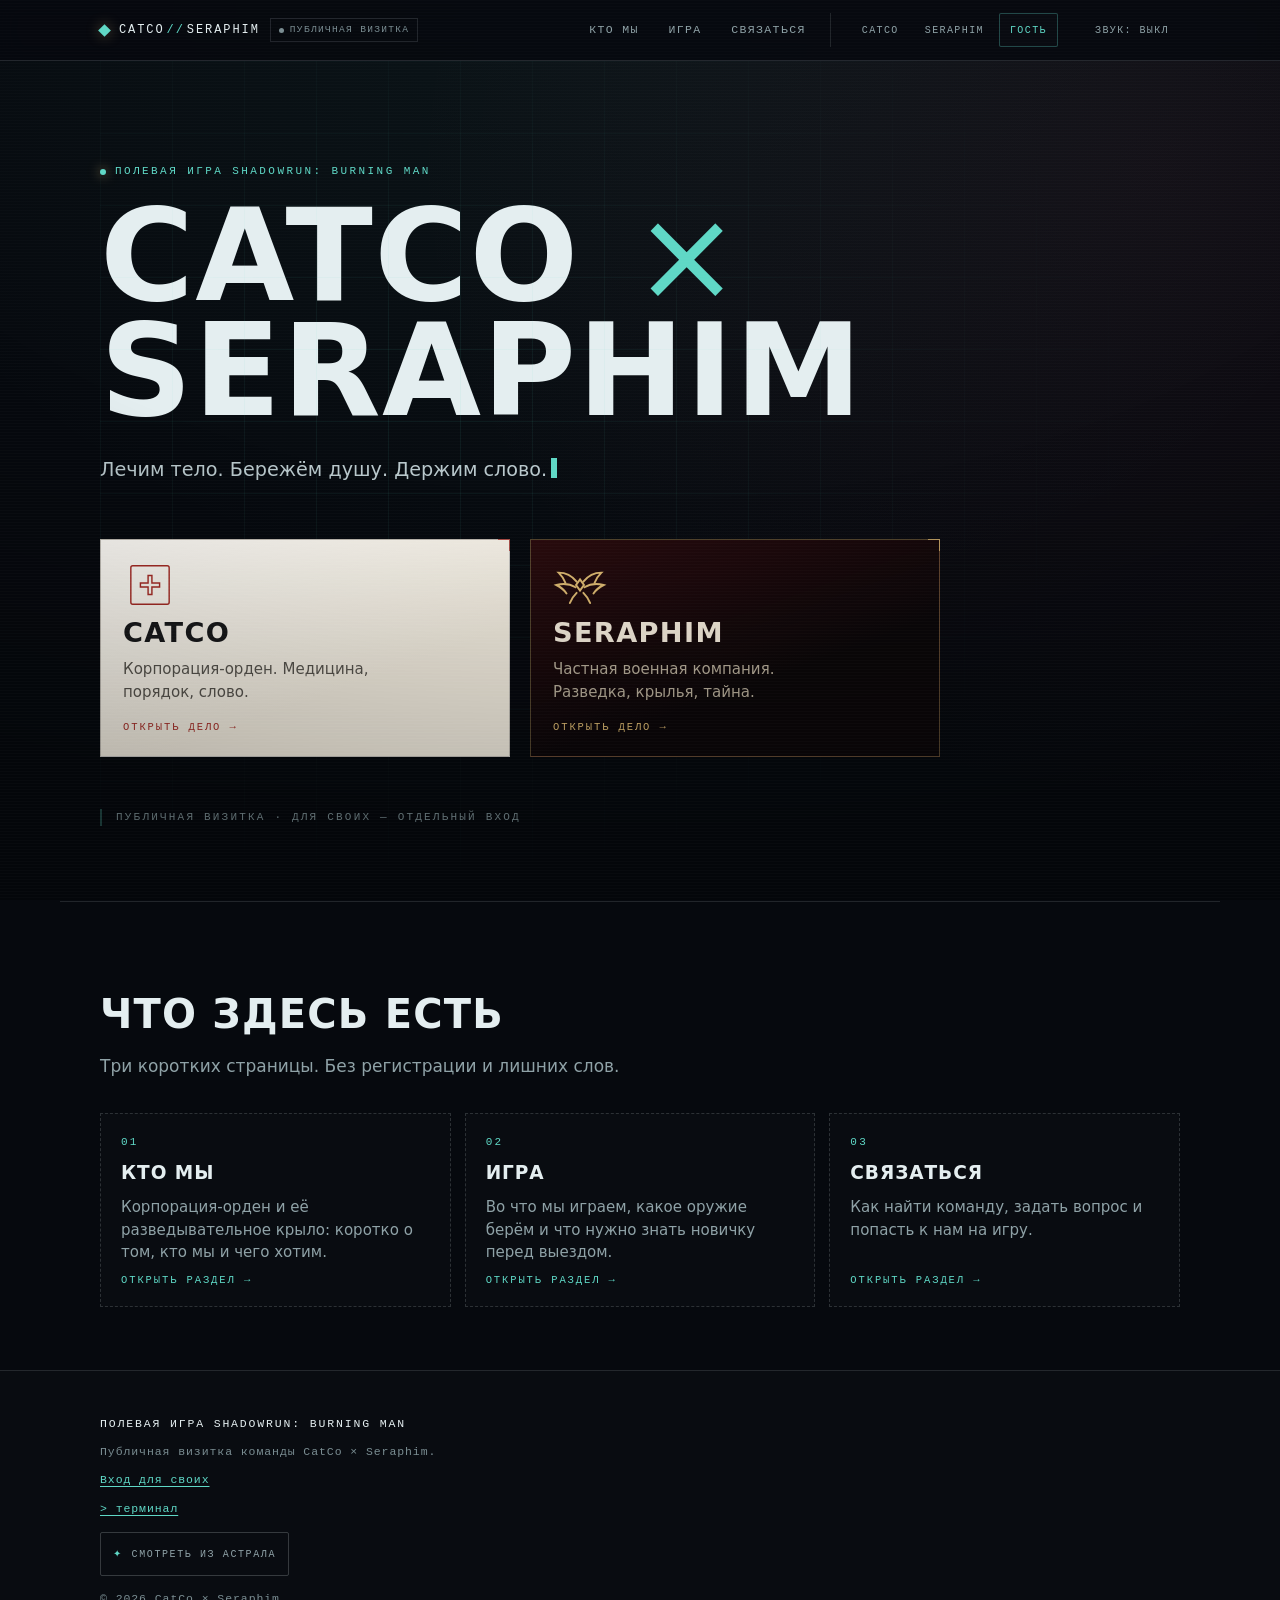
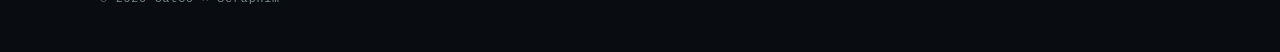
<file: index.html>
<!doctype html>
<html lang="ru" data-faction="guest">
<head>
  <meta charset="utf-8">
  <meta name="viewport" content="width=device-width, initial-scale=1">
  <title>CatCo × Seraphim — команда на Shadowrun: Burning Man</title>
  <meta name="description" content="Публичная визитка команды CatCo и Seraphim: кто мы, во что играем и как связаться. Полевая игра Shadowrun: Burning Man.">
  <meta property="og:type" content="website">
  <meta property="og:site_name" content="CatCo × Seraphim">
  <meta property="og:locale" content="ru_RU">
  <meta property="og:title" content="CatCo × Seraphim — команда на Shadowrun: Burning Man">
  <meta property="og:description" content="Публичная визитка команды CatCo и Seraphim: кто мы, во что играем и как связаться.">
  <meta property="og:url" content="https://zik69.github.io/catco-public/">
  <meta property="og:image" content="https://zik69.github.io/catco-public/preview.png">
  <meta property="og:image:width" content="1200">
  <meta property="og:image:height" content="630">
  <meta property="og:image:type" content="image/png">
  <meta property="og:image:alt" content="CatCo × Seraphim — полевая игра Shadowrun: Burning Man">
  <meta name="theme-color" content="#06090e">
  <link rel="icon" href="data:image/svg+xml,%3Csvg xmlns='http://www.w3.org/2000/svg' viewBox='0 0 32 32'%3E%3Crect width='32' height='32' fill='%2306090e'/%3E%3Cpath d='M13 7h6v6h6v6h-6v6h-6v-6H7v-6h6z' fill='%235fd8c6'/%3E%3C/svg%3E">
  <script>
    // Облик запоминаем до отрисовки, чтобы не было мигания.
    try {
      var savedTheme = localStorage.getItem("cs-theme");
      if (savedTheme === "both") savedTheme = "guest";
      if (savedTheme === "catco" || savedTheme === "seraphim" || savedTheme === "guest") {
        document.documentElement.setAttribute("data-faction", savedTheme);
      }
    } catch (e) {}
  </script>
  <link rel="stylesheet" href="styles.css">
</head>
<body>
  <a class="skip-link" href="#main">Перейти к содержимому</a>
  <div class="screen-fx" aria-hidden="true"></div>

  <div class="boot" id="boot" hidden aria-label="Заставка подключения">
    <div class="boot__panel">
      <p class="boot__title">Подключение к сети</p>
      <ul class="boot__lines" aria-hidden="true">
        <li>&gt; установка связи с узлом CATCO-06</li>
        <li>&gt; проверка допуска: гость</li>
        <li>&gt; канал: публичная визитка</li>
        <li>&gt; дешифровка архива: ок</li>
        <li>&gt; сверка с сетью Шестого мира: ок</li>
        <li>&gt; готово. добро пожаловать</li>
      </ul>
      <div class="boot__bar" aria-hidden="true"><span class="boot__fill"></span></div>
      <div class="boot__actions">
        <button class="boot__skip" type="button">Пропустить</button>
        <button class="boot__sound" type="button" aria-pressed="false">Звук: выкл</button>
      </div>
      <label class="boot__never">
        <input type="checkbox" id="boot-never">
        Больше не показывать
      </label>
    </div>
  </div>

  <header class="topbar">
    <div class="topbar__inner">
      <div class="brand-wrap">
        <a class="brand" href="index.html">
          <span class="brand__mark" aria-hidden="true"></span>
          <span class="brand__text">CATCO<span class="brand__slash">//</span>SERAPHIM</span>
        </a>
        <span class="access">публичная визитка</span>
      </div>

      <button class="burger" id="burger" type="button" aria-expanded="false" aria-controls="nav">
        <span class="burger__lines" aria-hidden="true"></span>
        Меню
      </button>

      <nav class="nav" id="nav" aria-label="Разделы сайта">
        <ul class="nav__list">
          <li><a href="kto-my.html">Кто мы</a></li>
          <li><a href="igra.html">Игра</a></li>
          <li><a href="svyaz.html">Связаться</a></li>
        </ul>

        <div class="theme-switch" role="group" aria-label="Облик сайта">
          <button class="theme-switch__btn" type="button" data-theme="catco" aria-pressed="false">CatCo</button>
          <button class="theme-switch__btn" type="button" data-theme="seraphim" aria-pressed="false">Seraphim</button>
          <button class="theme-switch__btn" type="button" data-theme="guest" aria-pressed="true">Гость</button>
        </div>

        <button class="sound-btn" id="sound-toggle" type="button" aria-pressed="false">Звук: выкл</button>
      </nav>
    </div>
  </header>

  <main id="main">
    <section class="hero" aria-labelledby="hero-title">
      <p class="kicker">
        <span class="kicker__dot" aria-hidden="true"></span>
        Полевая игра Shadowrun: Burning Man
      </p>

      <h1 class="hero__title" id="hero-title">
        CatCo <span class="hero__times" aria-hidden="true">×</span> Seraphim
      </h1>

      <p class="hero__lead">
        <span data-astral="Слова здесь не говорят — их держат. Слышно, как они звенят в темноте.">Лечим тело. Бережём душу. Держим слово.</span><span class="cursor" aria-hidden="true"></span>
      </p>

      <div class="factions">
        <a class="faction faction--catco" href="kto-my.html#catco">
          <span class="faction__emblem" aria-hidden="true">
            <svg viewBox="0 0 96 96" fill="none" stroke="currentColor" stroke-width="3">
              <rect x="8" y="8" width="80" height="80" rx="4"/>
              <path d="M44 28h8v16h16v8H52v16h-8V52H28v-8h16z"/>
            </svg>
          </span>
          <span class="faction__name">CatCo</span>
          <span class="faction__role">Корпорация-орден. Медицина, порядок, слово.</span>
          <span class="faction__go">открыть дело <span aria-hidden="true">→</span></span>
        </a>

        <a class="faction faction--seraphim" href="kto-my.html#seraphim">
          <span class="faction__emblem" aria-hidden="true">
            <svg viewBox="0 0 96 72" fill="none" stroke="currentColor" stroke-width="3.5" stroke-linecap="round">
              <path d="M48 26l7 10-7 10-7-10z"/>
              <path d="M42 30C34 20 22 14 10 14c6 6 10 12 12 18"/>
              <path d="M40 40C30 34 18 33 6 36c8 4 14 9 18 15"/>
              <path d="M42 50c-6 6-10 12-12 18"/>
              <path d="M54 30c8-10 20-16 32-16-6 6-10 12-12 18"/>
              <path d="M56 40c10-6 22-7 34-4-8 4-14 9-18 15"/>
              <path d="M54 50c6 6 10 12 12 18"/>
            </svg>
          </span>
          <span class="faction__name">Seraphim</span>
          <span class="faction__role">Частная военная компания. Разведка, крылья, тайна.</span>
          <span class="faction__go">открыть дело <span aria-hidden="true">→</span></span>
        </a>
      </div>

      <p class="hero__note">Публичная визитка · для своих — отдельный вход</p>
    </section>

    <section class="sections" aria-labelledby="sections-title">
      <h2 class="sections__title" id="sections-title">Что здесь есть</h2>
      <p class="sections__sub" data-astral="Три двери. Открывайте по одной: за каждой кто-то уже ждёт.">Три коротких страницы. Без регистрации и лишних слов.</p>

      <div class="cards">
        <a class="card" href="kto-my.html">
          <p class="card__num">01</p>
          <h3 class="card__title">Кто мы</h3>
          <p class="card__text">Корпорация-орден и её разведывательное крыло: коротко о том, кто мы и чего хотим.</p>
          <p class="card__go">открыть раздел <span aria-hidden="true">→</span></p>
        </a>

        <a class="card" href="igra.html">
          <p class="card__num">02</p>
          <h3 class="card__title">Игра</h3>
          <p class="card__text">Во что мы играем, какое оружие берём и что нужно знать новичку перед выездом.</p>
          <p class="card__go">открыть раздел <span aria-hidden="true">→</span></p>
        </a>

        <a class="card" href="svyaz.html">
          <p class="card__num">03</p>
          <h3 class="card__title">Связаться</h3>
          <p class="card__text">Как найти команду, задать вопрос и попасть к нам на игру.</p>
          <p class="card__go">открыть раздел <span aria-hidden="true">→</span></p>
        </a>
      </div>
    </section>
  </main>

  <footer class="footer">
    <div class="footer__inner">
      <p class="footer__line">Полевая игра Shadowrun: Burning Man</p>
      <p class="footer__muted" data-astral="Визитка, которую видно и с той стороны.">Публичная визитка команды CatCo × Seraphim.</p>
      <p class="footer__muted"><a class="linklike" href="svyaz.html#svoi">Вход для своих</a></p>
      <p class="footer__muted"><a class="linklike" href="terminal.html">&gt; терминал</a></p>
      <button class="astral-toggle" id="astral-toggle" type="button" aria-pressed="false">Смотреть из астрала</button>
      <p class="footer__muted">© <span id="year">2026</span> CatCo × Seraphim</p>
    </div>
  </footer>

  <script src="script.js"></script>
</body>
</html>
</file>
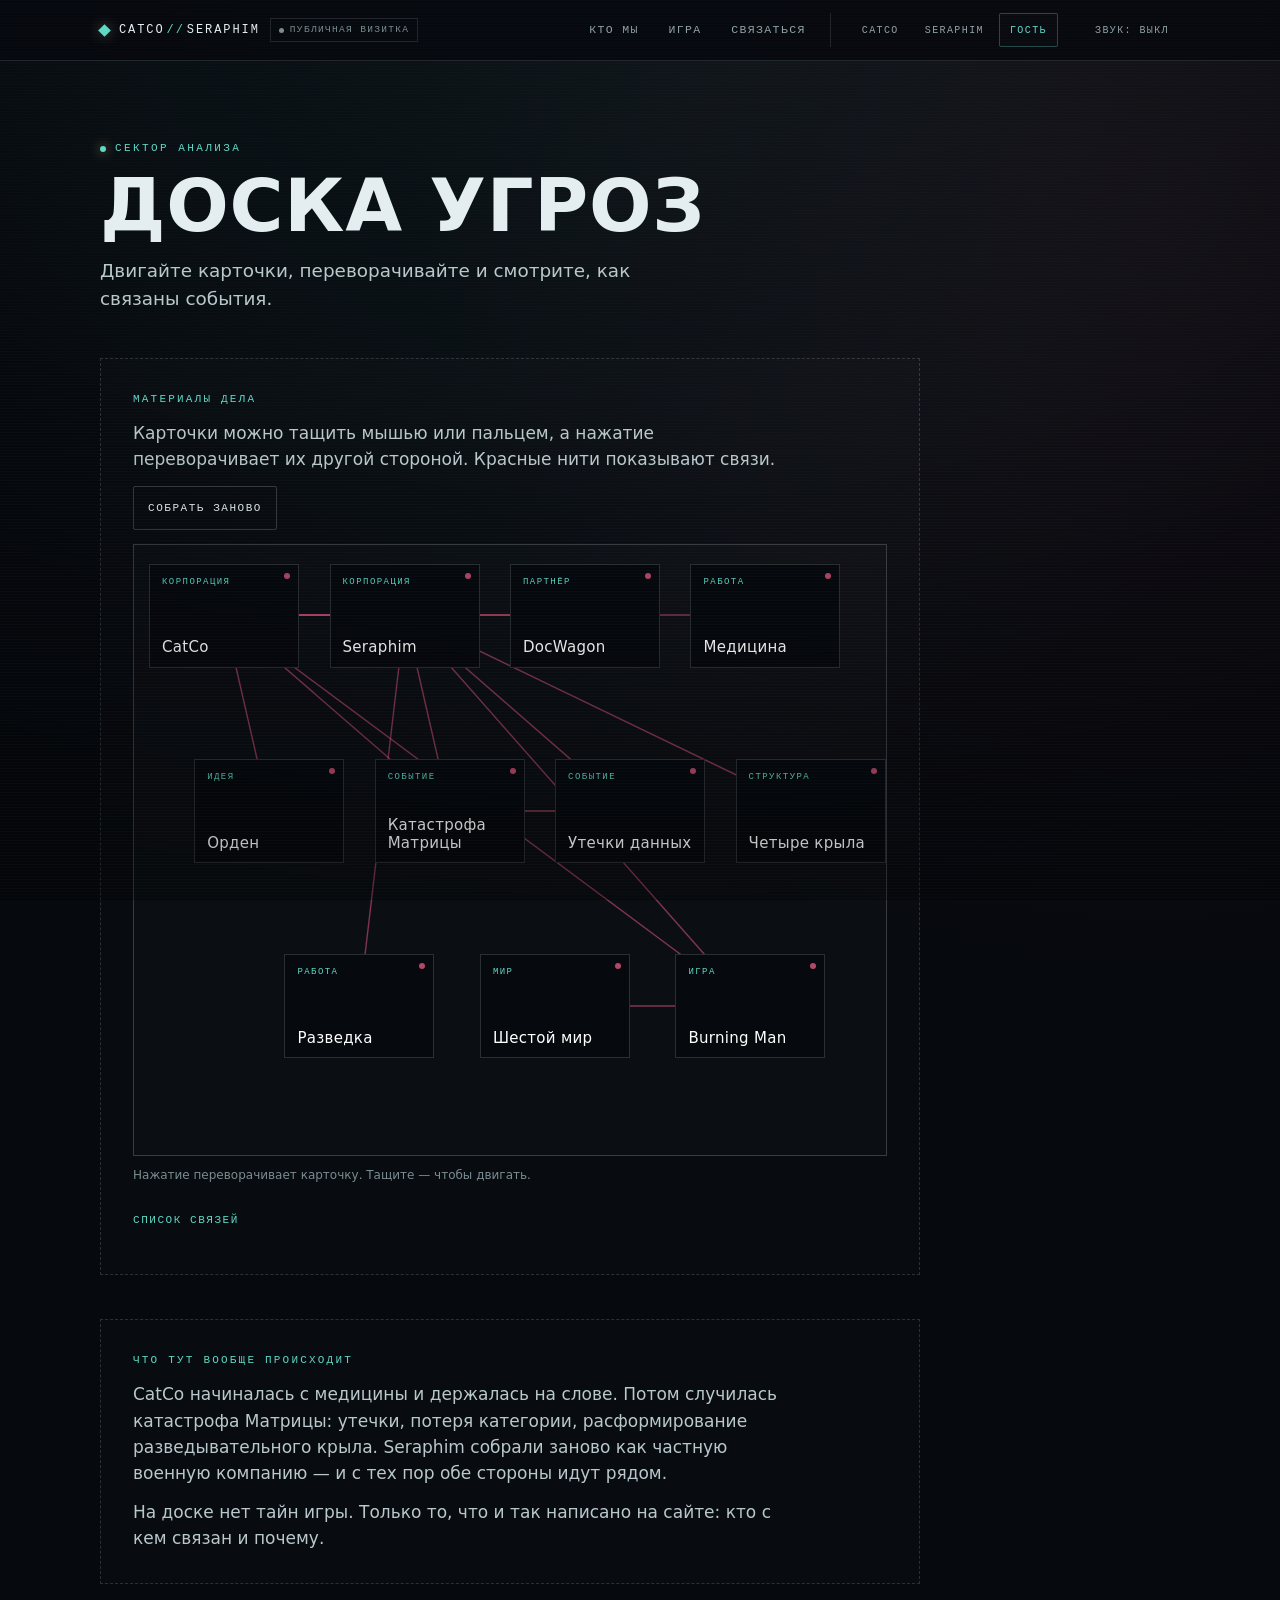
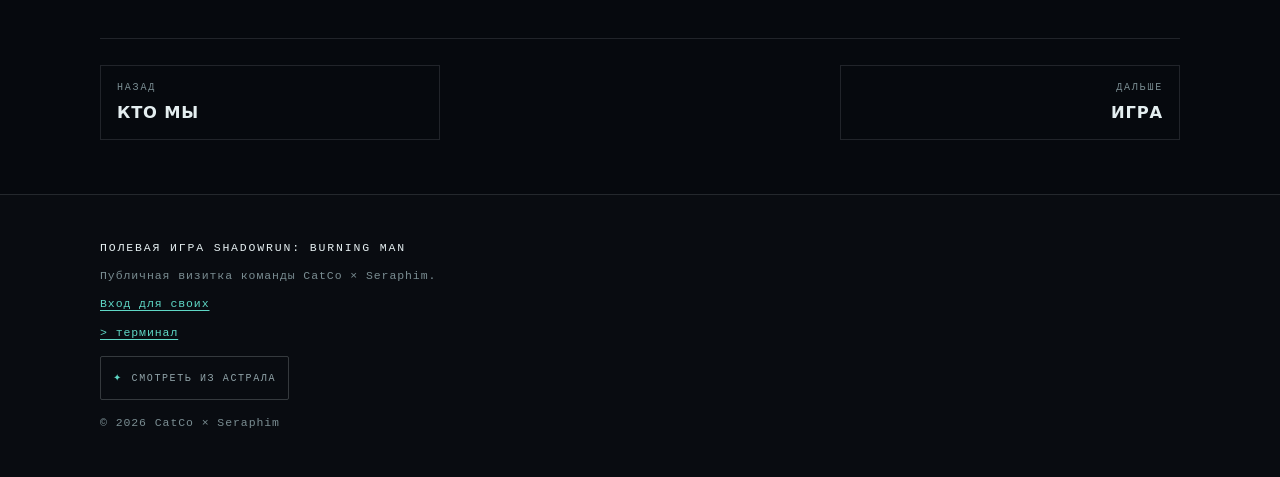
<file: doska.html>
<!doctype html>
<html lang="ru" data-faction="guest">
<head>
  <meta charset="utf-8">
  <meta name="viewport" content="width=device-width, initial-scale=1">
  <title>Доска угроз — CatCo × Seraphim</title>
  <meta name="description" content="Доска расследования CatCo и Seraphim: карточки, нити и картина заговора.">
  <meta property="og:type" content="website">
  <meta property="og:site_name" content="CatCo × Seraphim">
  <meta property="og:locale" content="ru_RU">
  <meta property="og:title" content="Доска угроз — CatCo × Seraphim">
  <meta property="og:description" content="Карточки, нити и картина заговора: кто с кем связан.">
  <meta property="og:url" content="https://zik69.github.io/catco-public/doska.html">
  <meta property="og:image" content="https://zik69.github.io/catco-public/preview.png">
  <meta property="og:image:width" content="1200">
  <meta property="og:image:height" content="630">
  <meta property="og:image:type" content="image/png">
  <meta property="og:image:alt" content="CatCo × Seraphim — полевая игра Shadowrun: Burning Man">
  <meta name="theme-color" content="#06090e">
  <link rel="icon" href="data:image/svg+xml,%3Csvg xmlns='http://www.w3.org/2000/svg' viewBox='0 0 32 32'%3E%3Crect width='32' height='32' fill='%2306090e'/%3E%3Cpath d='M13 7h6v6h6v6h-6v6h-6v-6H7v-6h6z' fill='%235fd8c6'/%3E%3C/svg%3E">
  <script>
    try {
      var savedTheme = localStorage.getItem("cs-theme");
      if (savedTheme === "both") savedTheme = "guest";
      if (savedTheme === "catco" || savedTheme === "seraphim" || savedTheme === "guest") {
        document.documentElement.setAttribute("data-faction", savedTheme);
      }
    } catch (e) {}
  </script>
  <link rel="stylesheet" href="styles.css">
</head>
<body>
  <a class="skip-link" href="#main">Перейти к содержимому</a>
  <div class="screen-fx" aria-hidden="true"></div>

  <div class="boot" id="boot" hidden aria-label="Заставка подключения">
    <div class="boot__panel">
      <p class="boot__title">Подключение к сети</p>
      <ul class="boot__lines" aria-hidden="true">
        <li>&gt; установка связи с узлом CATCO-06</li>
        <li>&gt; проверка допуска: гость</li>
        <li>&gt; канал: публичная визитка</li>
        <li>&gt; дешифровка архива: ок</li>
        <li>&gt; сверка с сетью Шестого мира: ок</li>
        <li>&gt; готово. добро пожаловать</li>
      </ul>
      <div class="boot__bar" aria-hidden="true"><span class="boot__fill"></span></div>
      <div class="boot__actions">
        <button class="boot__skip" type="button">Пропустить</button>
        <button class="boot__sound" type="button" aria-pressed="false">Звук: выкл</button>
      </div>
      <label class="boot__never">
        <input type="checkbox" id="boot-never">
        Больше не показывать
      </label>
    </div>
  </div>

  <header class="topbar">
    <div class="topbar__inner">
      <div class="brand-wrap">
        <a class="brand" href="index.html">
          <span class="brand__mark" aria-hidden="true"></span>
          <span class="brand__text">CATCO<span class="brand__slash">//</span>SERAPHIM</span>
        </a>
        <span class="access">публичная визитка</span>
      </div>

      <button class="burger" id="burger" type="button" aria-expanded="false" aria-controls="nav">
        <span class="burger__lines" aria-hidden="true"></span>
        Меню
      </button>

      <nav class="nav" id="nav" aria-label="Разделы сайта">
        <ul class="nav__list">
          <li><a href="kto-my.html">Кто мы</a></li>
          <li><a href="igra.html">Игра</a></li>
          <li><a href="svyaz.html">Связаться</a></li>
        </ul>

        <div class="theme-switch" role="group" aria-label="Облик сайта">
          <button class="theme-switch__btn" type="button" data-theme="catco" aria-pressed="false">CatCo</button>
          <button class="theme-switch__btn" type="button" data-theme="seraphim" aria-pressed="false">Seraphim</button>
          <button class="theme-switch__btn" type="button" data-theme="guest" aria-pressed="true">Гость</button>
        </div>

        <button class="sound-btn" id="sound-toggle" type="button" aria-pressed="false">Звук: выкл</button>
      </nav>
    </div>
  </header>

  <main id="main" class="page">
    <div class="page__head">
      <p class="kicker"><span class="kicker__dot" aria-hidden="true"></span>Сектор анализа</p>
      <h1 class="page__title">Доска угроз</h1>
      <p class="page__lead">
        Двигайте карточки, переворачивайте и смотрите, как связаны события.
      </p>
    </div>

    <section class="panel" aria-labelledby="board-title">
      <p class="panel__label" id="board-title">Материалы дела</p>
      <p class="panel__text">
        Карточки можно тащить мышью или пальцем, а нажатие переворачивает
        их другой стороной. Красные нити показывают связи.
      </p>

      <div class="board-controls">
        <button class="board-reset" id="board-reset" type="button">Собрать заново</button>
      </div>

      <div class="board" id="board">
        <svg class="board__lines" id="board-lines" aria-hidden="true"></svg>

        <article class="board-card" data-id="catco">
          <button class="board-card__inner" type="button" aria-pressed="false" aria-label="CatCo. Корпорация-орден. Медицина, порядок, слово.">
            <span class="board-card__face board-card__face--front" aria-hidden="true">
              <span class="board-card__type">Корпорация</span>
              <span class="board-card__title">CatCo</span>
            </span>
            <span class="board-card__face board-card__face--back" aria-hidden="true">
              <span class="board-card__title">CatCo</span>
              <span class="board-card__text">Корпорация-орден. Медицина, порядок, слово.</span>
            </span>
          </button>
        </article>

        <article class="board-card" data-id="seraphim">
          <button class="board-card__inner" type="button" aria-pressed="false" aria-label="Seraphim. Частная военная компания. Разведка, крылья, тайна.">
            <span class="board-card__face board-card__face--front" aria-hidden="true">
              <span class="board-card__type">Корпорация</span>
              <span class="board-card__title">Seraphim</span>
            </span>
            <span class="board-card__face board-card__face--back" aria-hidden="true">
              <span class="board-card__title">Seraphim</span>
              <span class="board-card__text">Частная военная компания. Разведка, крылья, тайна.</span>
            </span>
          </button>
        </article>

        <article class="board-card" data-id="docwagon">
          <button class="board-card__inner" type="button" aria-pressed="false" aria-label="DocWagon. Служба спасения, с которой работает CatCo.">
            <span class="board-card__face board-card__face--front" aria-hidden="true">
              <span class="board-card__type">Партнёр</span>
              <span class="board-card__title">DocWagon</span>
            </span>
            <span class="board-card__face board-card__face--back" aria-hidden="true">
              <span class="board-card__title">DocWagon</span>
              <span class="board-card__text">Служба спасения, с которой работает CatCo.</span>
            </span>
          </button>
        </article>

        <article class="board-card" data-id="medicina">
          <button class="board-card__inner" type="button" aria-pressed="false" aria-label="Медицина. Клиники, спасение, помощь.">
            <span class="board-card__face board-card__face--front" aria-hidden="true">
              <span class="board-card__type">Работа</span>
              <span class="board-card__title">Медицина</span>
            </span>
            <span class="board-card__face board-card__face--back" aria-hidden="true">
              <span class="board-card__title">Медицина</span>
              <span class="board-card__text">Клиники, спасение, помощь.</span>
            </span>
          </button>
        </article>

        <article class="board-card" data-id="orden">
          <button class="board-card__inner" type="button" aria-pressed="false" aria-label="Орден. Лечить не только тело, но и душу.">
            <span class="board-card__face board-card__face--front" aria-hidden="true">
              <span class="board-card__type">Идея</span>
              <span class="board-card__title">Орден</span>
            </span>
            <span class="board-card__face board-card__face--back" aria-hidden="true">
              <span class="board-card__title">Орден</span>
              <span class="board-card__text">Лечить не только тело, но и душу.</span>
            </span>
          </button>
        </article>

        <article class="board-card" data-id="katastrofa">
          <button class="board-card__inner" type="button" aria-pressed="false" aria-label="Катастрофа Матрицы. После неё всё изменилось.">
            <span class="board-card__face board-card__face--front" aria-hidden="true">
              <span class="board-card__type">Событие</span>
              <span class="board-card__title">Катастрофа Матрицы</span>
            </span>
            <span class="board-card__face board-card__face--back" aria-hidden="true">
              <span class="board-card__title">Катастрофа Матрицы</span>
              <span class="board-card__text">После неё всё изменилось.</span>
            </span>
          </button>
        </article>

        <article class="board-card" data-id="utechki">
          <button class="board-card__inner" type="button" aria-pressed="false" aria-label="Утечки данных. То, что запустило перемены.">
            <span class="board-card__face board-card__face--front" aria-hidden="true">
              <span class="board-card__type">Событие</span>
              <span class="board-card__title">Утечки данных</span>
            </span>
            <span class="board-card__face board-card__face--back" aria-hidden="true">
              <span class="board-card__title">Утечки данных</span>
              <span class="board-card__text">То, что запустило перемены.</span>
            </span>
          </button>
        </article>

        <article class="board-card" data-id="krylya">
          <button class="board-card__inner" type="button" aria-pressed="false" aria-label="Четыре крыла. Штаб, отряды, информация, забота.">
            <span class="board-card__face board-card__face--front" aria-hidden="true">
              <span class="board-card__type">Структура</span>
              <span class="board-card__title">Четыре крыла</span>
            </span>
            <span class="board-card__face board-card__face--back" aria-hidden="true">
              <span class="board-card__title">Четыре крыла</span>
              <span class="board-card__text">Штаб, отряды, информация, забота.</span>
            </span>
          </button>
        </article>

        <article class="board-card" data-id="razvedka">
          <button class="board-card__inner" type="button" aria-pressed="false" aria-label="Разведка. Сведения и проверка того, что говорят другие.">
            <span class="board-card__face board-card__face--front" aria-hidden="true">
              <span class="board-card__type">Работа</span>
              <span class="board-card__title">Разведка</span>
            </span>
            <span class="board-card__face board-card__face--back" aria-hidden="true">
              <span class="board-card__title">Разведка</span>
              <span class="board-card__text">Сведения и проверка того, что говорят другие.</span>
            </span>
          </button>
        </article>

        <article class="board-card" data-id="shestoy">
          <button class="board-card__inner" type="button" aria-pressed="false" aria-label="Шестой мир. Время, в котором мы играем.">
            <span class="board-card__face board-card__face--front" aria-hidden="true">
              <span class="board-card__type">Мир</span>
              <span class="board-card__title">Шестой мир</span>
            </span>
            <span class="board-card__face board-card__face--back" aria-hidden="true">
              <span class="board-card__title">Шестой мир</span>
              <span class="board-card__text">Время, в котором мы играем.</span>
            </span>
          </button>
        </article>

        <article class="board-card" data-id="burningman">
          <button class="board-card__inner" type="button" aria-pressed="false" aria-label="Burning Man. Полевая игра, куда мы едем.">
            <span class="board-card__face board-card__face--front" aria-hidden="true">
              <span class="board-card__type">Игра</span>
              <span class="board-card__title">Burning Man</span>
            </span>
            <span class="board-card__face board-card__face--back" aria-hidden="true">
              <span class="board-card__title">Burning Man</span>
              <span class="board-card__text">Полевая игра, куда мы едем.</span>
            </span>
          </button>
        </article>
      </div>

      <noscript>
        <p class="panel__text">
          Без JavaScript карточки не двигаются, но всё важное написано
          на них и в списке связей ниже.
        </p>
      </noscript>

      <p class="board-hint">Нажатие переворачивает карточку. Тащите — чтобы двигать.</p>

      <details class="board-links">
        <summary>Список связей</summary>
        <ul>
          <li>CatCo — DocWagon</li>
          <li>CatCo — Медицина</li>
          <li>CatCo — Seraphim</li>
          <li>CatCo — Орден</li>
          <li>CatCo — Катастрофа Матрицы</li>
          <li>Seraphim — Разведка</li>
          <li>Seraphim — Четыре крыла</li>
          <li>Seraphim — Катастрофа Матрицы</li>
          <li>Seraphim — Утечки данных</li>
          <li>Утечки данных — Катастрофа Матрицы</li>
          <li>Шестой мир — Burning Man</li>
          <li>Burning Man — CatCo</li>
          <li>Burning Man — Seraphim</li>
        </ul>
      </details>
    </section>

    <section class="panel" aria-labelledby="board-story-title">
      <p class="panel__label" id="board-story-title">Что тут вообще происходит</p>
      <p class="panel__text">
        CatCo начиналась с медицины и держалась на слове. Потом случилась
        катастрофа Матрицы: утечки, потеря категории, расформирование
        разведывательного крыла. Seraphim собрали заново как частную
        военную компанию — и с тех пор обе стороны идут рядом.
      </p>
      <p class="panel__text">
        На доске нет тайн игры. Только то, что и так написано на сайте:
        кто с кем связан и почему.
      </p>
    </section>

    <nav class="pager" aria-label="Соседние разделы">
      <a class="pager__link" href="kto-my.html">
        <span>Назад</span>
        <strong>Кто мы</strong>
      </a>
      <a class="pager__link pager__link--next" href="igra.html">
        <span>Дальше</span>
        <strong>Игра</strong>
      </a>
    </nav>
  </main>

  <footer class="footer">
    <div class="footer__inner">
      <p class="footer__line">Полевая игра Shadowrun: Burning Man</p>
      <p class="footer__muted" data-astral="Визитка, которую видно и с той стороны.">Публичная визитка команды CatCo × Seraphim.</p>
      <p class="footer__muted"><a class="linklike" href="svyaz.html#svoi">Вход для своих</a></p>
      <p class="footer__muted"><a class="linklike" href="terminal.html">&gt; терминал</a></p>
      <button class="astral-toggle" id="astral-toggle" type="button" aria-pressed="false">Смотреть из астрала</button>
      <p class="footer__muted">© <span id="year">2026</span> CatCo × Seraphim</p>
    </div>
  </footer>

  <script src="script.js"></script>
</body>
</html>
</file>
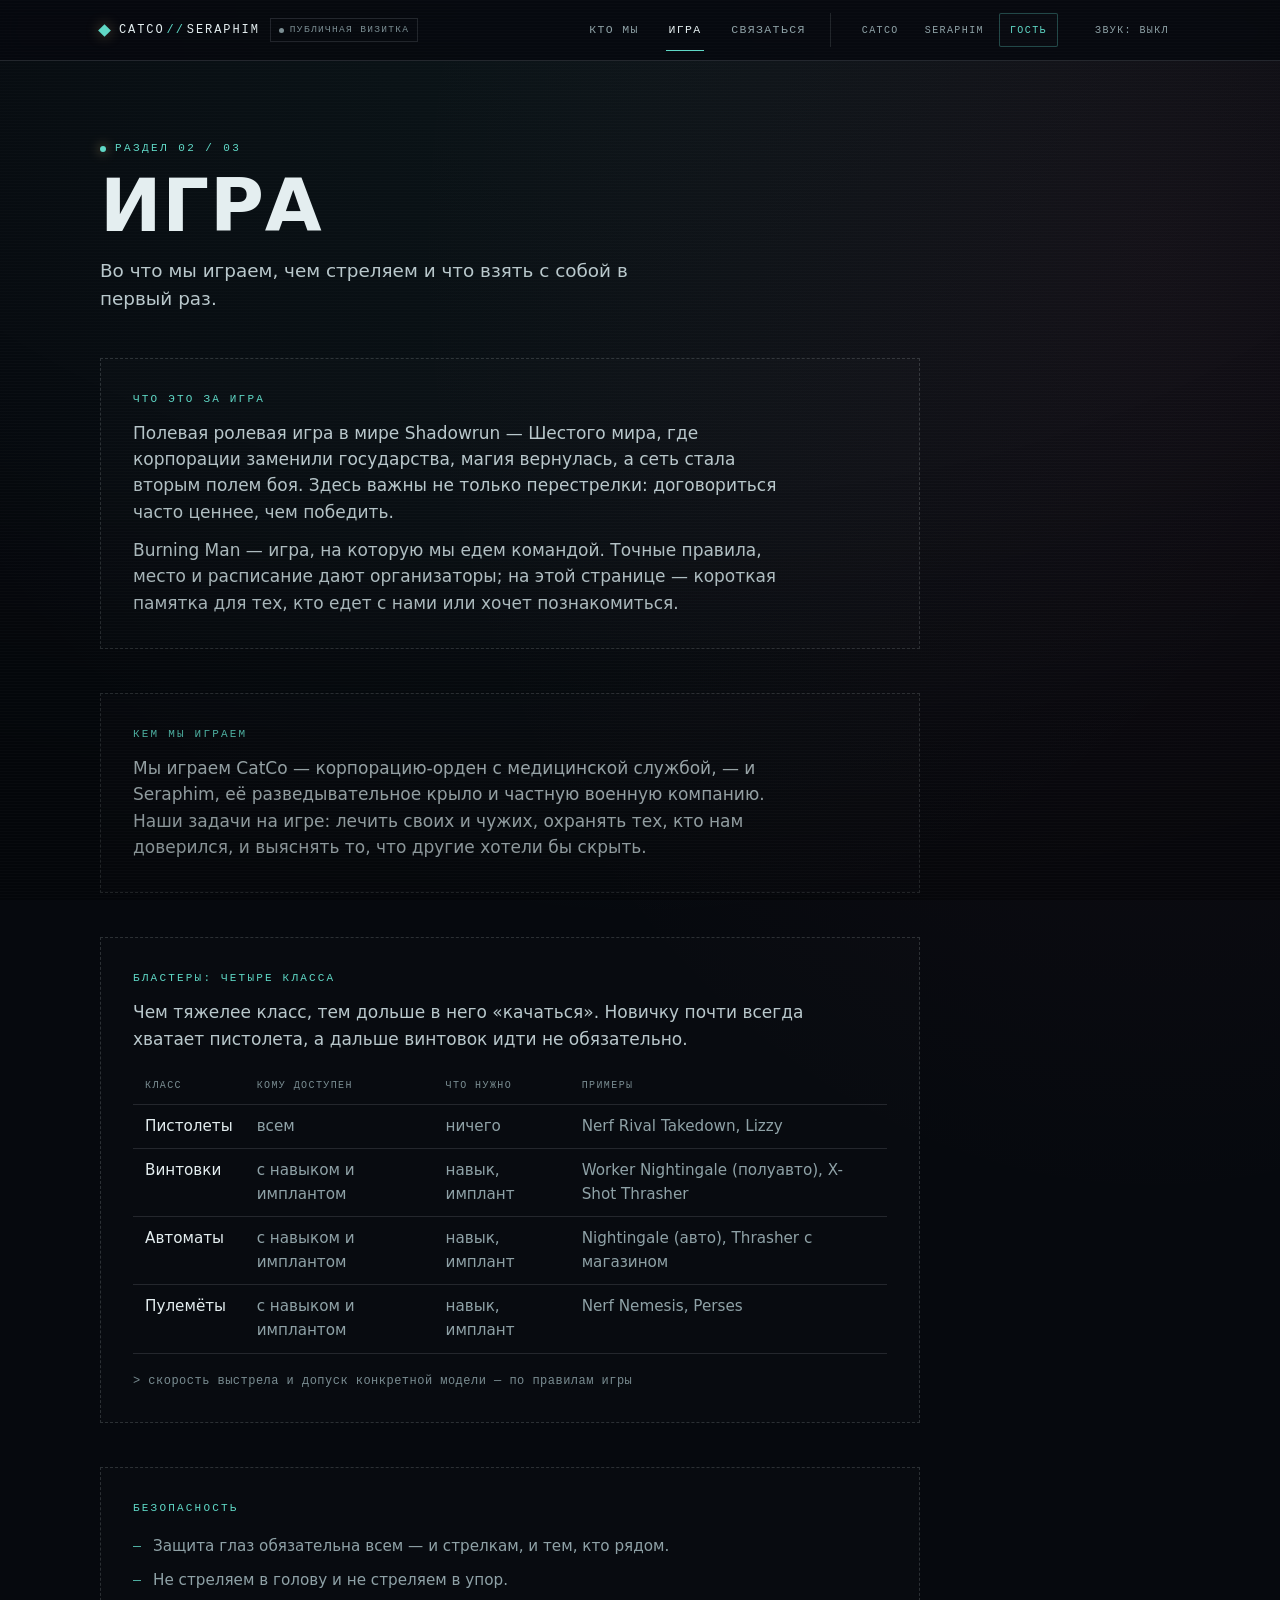
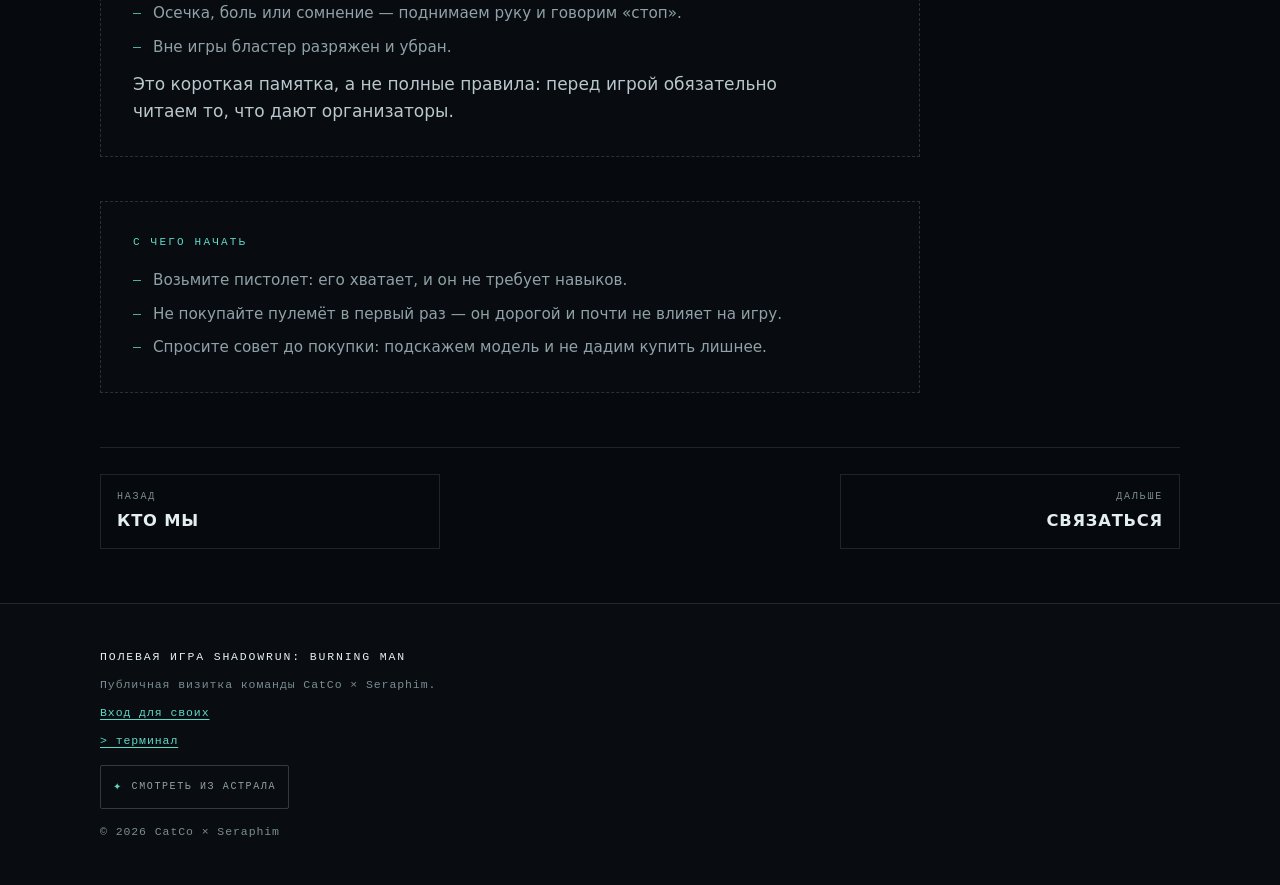
<file: igra.html>
<!doctype html>
<html lang="ru" data-faction="guest">
<head>
  <meta charset="utf-8">
  <meta name="viewport" content="width=device-width, initial-scale=1">
  <title>Игра — CatCo × Seraphim</title>
  <meta name="description" content="Во что мы играем, какие бластеры берём и что важно знать новичку. Shadowrun: Burning Man.">
  <meta property="og:type" content="website">
  <meta property="og:site_name" content="CatCo × Seraphim">
  <meta property="og:locale" content="ru_RU">
  <meta property="og:title" content="Игра — CatCo × Seraphim">
  <meta property="og:description" content="Во что мы играем, какие бластеры берём и что важно знать новичку.">
  <meta property="og:url" content="https://zik69.github.io/catco-public/igra.html">
  <meta property="og:image" content="https://zik69.github.io/catco-public/preview.png">
  <meta property="og:image:width" content="1200">
  <meta property="og:image:height" content="630">
  <meta property="og:image:type" content="image/png">
  <meta property="og:image:alt" content="CatCo × Seraphim — полевая игра Shadowrun: Burning Man">
  <meta name="theme-color" content="#06090e">
  <link rel="icon" href="data:image/svg+xml,%3Csvg xmlns='http://www.w3.org/2000/svg' viewBox='0 0 32 32'%3E%3Crect width='32' height='32' fill='%2306090e'/%3E%3Cpath d='M13 7h6v6h6v6h-6v6h-6v-6H7v-6h6z' fill='%235fd8c6'/%3E%3C/svg%3E">
  <script>
    try {
      var savedTheme = localStorage.getItem("cs-theme");
      if (savedTheme === "both") savedTheme = "guest";
      if (savedTheme === "catco" || savedTheme === "seraphim" || savedTheme === "guest") {
        document.documentElement.setAttribute("data-faction", savedTheme);
      }
    } catch (e) {}
  </script>
  <link rel="stylesheet" href="styles.css">
</head>
<body>
  <a class="skip-link" href="#main">Перейти к содержимому</a>
  <div class="screen-fx" aria-hidden="true"></div>

  <div class="boot" id="boot" hidden aria-label="Заставка подключения">
    <div class="boot__panel">
      <p class="boot__title">Подключение к сети</p>
      <ul class="boot__lines" aria-hidden="true">
        <li>&gt; установка связи с узлом CATCO-06</li>
        <li>&gt; проверка допуска: гость</li>
        <li>&gt; канал: публичная визитка</li>
        <li>&gt; дешифровка архива: ок</li>
        <li>&gt; сверка с сетью Шестого мира: ок</li>
        <li>&gt; готово. добро пожаловать</li>
      </ul>
      <div class="boot__bar" aria-hidden="true"><span class="boot__fill"></span></div>
      <div class="boot__actions">
        <button class="boot__skip" type="button">Пропустить</button>
        <button class="boot__sound" type="button" aria-pressed="false">Звук: выкл</button>
      </div>
      <label class="boot__never">
        <input type="checkbox" id="boot-never">
        Больше не показывать
      </label>
    </div>
  </div>

  <header class="topbar">
    <div class="topbar__inner">
      <div class="brand-wrap">
        <a class="brand" href="index.html">
          <span class="brand__mark" aria-hidden="true"></span>
          <span class="brand__text">CATCO<span class="brand__slash">//</span>SERAPHIM</span>
        </a>
        <span class="access">публичная визитка</span>
      </div>

      <button class="burger" id="burger" type="button" aria-expanded="false" aria-controls="nav">
        <span class="burger__lines" aria-hidden="true"></span>
        Меню
      </button>

      <nav class="nav" id="nav" aria-label="Разделы сайта">
        <ul class="nav__list">
          <li><a href="kto-my.html">Кто мы</a></li>
          <li><a href="igra.html" aria-current="page">Игра</a></li>
          <li><a href="svyaz.html">Связаться</a></li>
        </ul>

        <div class="theme-switch" role="group" aria-label="Облик сайта">
          <button class="theme-switch__btn" type="button" data-theme="catco" aria-pressed="false">CatCo</button>
          <button class="theme-switch__btn" type="button" data-theme="seraphim" aria-pressed="false">Seraphim</button>
          <button class="theme-switch__btn" type="button" data-theme="guest" aria-pressed="true">Гость</button>
        </div>

        <button class="sound-btn" id="sound-toggle" type="button" aria-pressed="false">Звук: выкл</button>
      </nav>
    </div>
  </header>

  <main id="main" class="page">
    <div class="page__head">
      <p class="kicker"><span class="kicker__dot" aria-hidden="true"></span>Раздел 02 / 03</p>
      <h1 class="page__title">Игра</h1>
      <p class="page__lead">Во что мы играем, чем стреляем и что взять с собой в первый раз.</p>
    </div>

    <section class="panel" aria-labelledby="chto-title">
      <p class="panel__label" id="chto-title">Что это за игра</p>
      <p class="panel__text">
        Полевая ролевая игра в мире Shadowrun — Шестого мира, где корпорации
        заменили государства, магия вернулась, а сеть стала вторым полем боя.
        Здесь важны не только перестрелки: договориться часто ценнее, чем
        победить.
      </p>
      <p class="panel__text">
        Burning Man — игра, на которую мы едем командой. Точные правила, место
        и расписание дают организаторы; на этой странице — короткая памятка
        для тех, кто едет с нами или хочет познакомиться.
      </p>
    </section>

    <section class="panel" aria-labelledby="kem-title">
      <p class="panel__label" id="kem-title">Кем мы играем</p>
      <p class="panel__text">
        Мы играем CatCo — корпорацию-орден с медицинской службой, — и Seraphim,
        её разведывательное крыло и частную военную компанию. Наши задачи
        на игре: лечить своих и чужих, охранять тех, кто нам доверился,
        и выяснять то, что другие хотели бы скрыть.
      </p>
    </section>

    <section class="panel" aria-labelledby="blaster-title">
      <p class="panel__label" id="blaster-title">Бластеры: четыре класса</p>
      <p class="panel__text">
        Чем тяжелее класс, тем дольше в него «качаться». Новичку почти всегда
        хватает пистолета, а дальше винтовок идти не обязательно.
      </p>

      <div class="table-wrap">
        <table class="table">
          <thead>
            <tr>
              <th>Класс</th>
              <th>Кому доступен</th>
              <th>Что нужно</th>
              <th>Примеры</th>
            </tr>
          </thead>
          <tbody>
            <tr>
              <td>Пистолеты</td>
              <td>всем</td>
              <td>ничего</td>
              <td>Nerf Rival Takedown, Lizzy</td>
            </tr>
            <tr>
              <td>Винтовки</td>
              <td>с навыком и имплантом</td>
              <td>навык, имплант</td>
              <td>Worker Nightingale (полуавто), X-Shot Thrasher</td>
            </tr>
            <tr>
              <td>Автоматы</td>
              <td>с навыком и имплантом</td>
              <td>навык, имплант</td>
              <td>Nightingale (авто), Thrasher с магазином</td>
            </tr>
            <tr>
              <td>Пулемёты</td>
              <td>с навыком и имплантом</td>
              <td>навык, имплант</td>
              <td>Nerf Nemesis, Perses</td>
            </tr>
          </tbody>
        </table>
      </div>

      <p class="terminal-line">&gt; скорость выстрела и допуск конкретной модели — по правилам игры</p>
    </section>

    <section class="panel" aria-labelledby="safe-title">
      <p class="panel__label" id="safe-title">Безопасность</p>
      <ul class="panel__list">
        <li>Защита глаз обязательна всем — и стрелкам, и тем, кто рядом.</li>
        <li>Не стреляем в голову и не стреляем в упор.</li>
        <li>Осечка, боль или сомнение — поднимаем руку и говорим «стоп».</li>
        <li>Вне игры бластер разряжен и убран.</li>
      </ul>
      <p class="panel__text" data-astral="Здесь берегут глаза и руки — не из страха, а потому что своих не бросают. Полные правила прочитайте у организаторов: они тоже хотят, чтобы вы вернулись.">
        Это короткая памятка, а не полные правила: перед игрой обязательно
        читаем то, что дают организаторы.
      </p>
    </section>

    <section class="panel" aria-labelledby="start-title">
      <p class="panel__label" id="start-title">С чего начать</p>
      <ul class="panel__list">
        <li>Возьмите пистолет: его хватает, и он не требует навыков.</li>
        <li>Не покупайте пулемёт в первый раз — он дорогой и почти не влияет на игру.</li>
        <li>Спросите совет до покупки: подскажем модель и не дадим купить лишнее.</li>
      </ul>
    </section>

    <nav class="pager" aria-label="Соседние разделы">
      <a class="pager__link" href="kto-my.html">
        <span>Назад</span>
        <strong>Кто мы</strong>
      </a>
      <a class="pager__link pager__link--next" href="svyaz.html">
        <span>Дальше</span>
        <strong>Связаться</strong>
      </a>
    </nav>
  </main>

  <footer class="footer">
    <div class="footer__inner">
      <p class="footer__line">Полевая игра Shadowrun: Burning Man</p>
      <p class="footer__muted" data-astral="Визитка, которую видно и с той стороны.">Публичная визитка команды CatCo × Seraphim.</p>
      <p class="footer__muted"><a class="linklike" href="svyaz.html#svoi">Вход для своих</a></p>
      <p class="footer__muted"><a class="linklike" href="terminal.html">&gt; терминал</a></p>
      <button class="astral-toggle" id="astral-toggle" type="button" aria-pressed="false">Смотреть из астрала</button>
      <p class="footer__muted">© <span id="year">2026</span> CatCo × Seraphim</p>
    </div>
  </footer>

  <script src="script.js"></script>
</body>
</html>
</file>
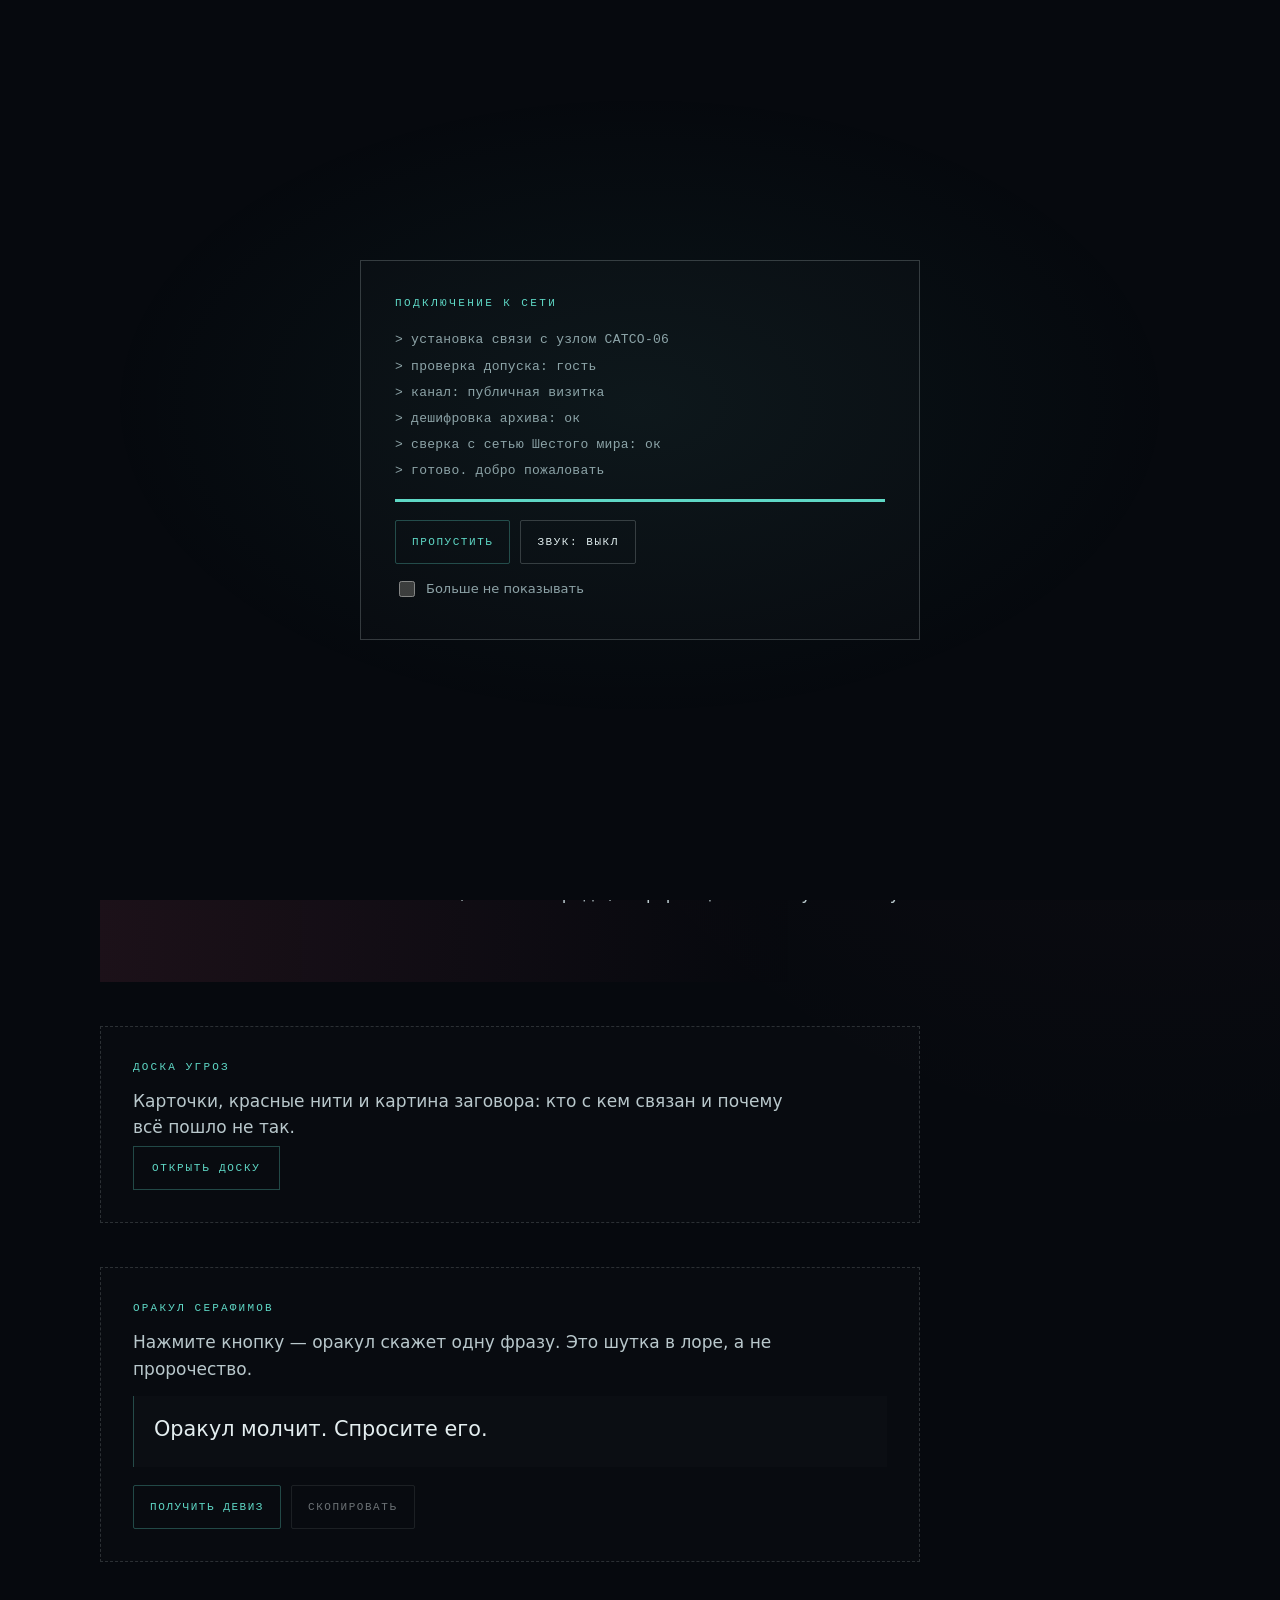
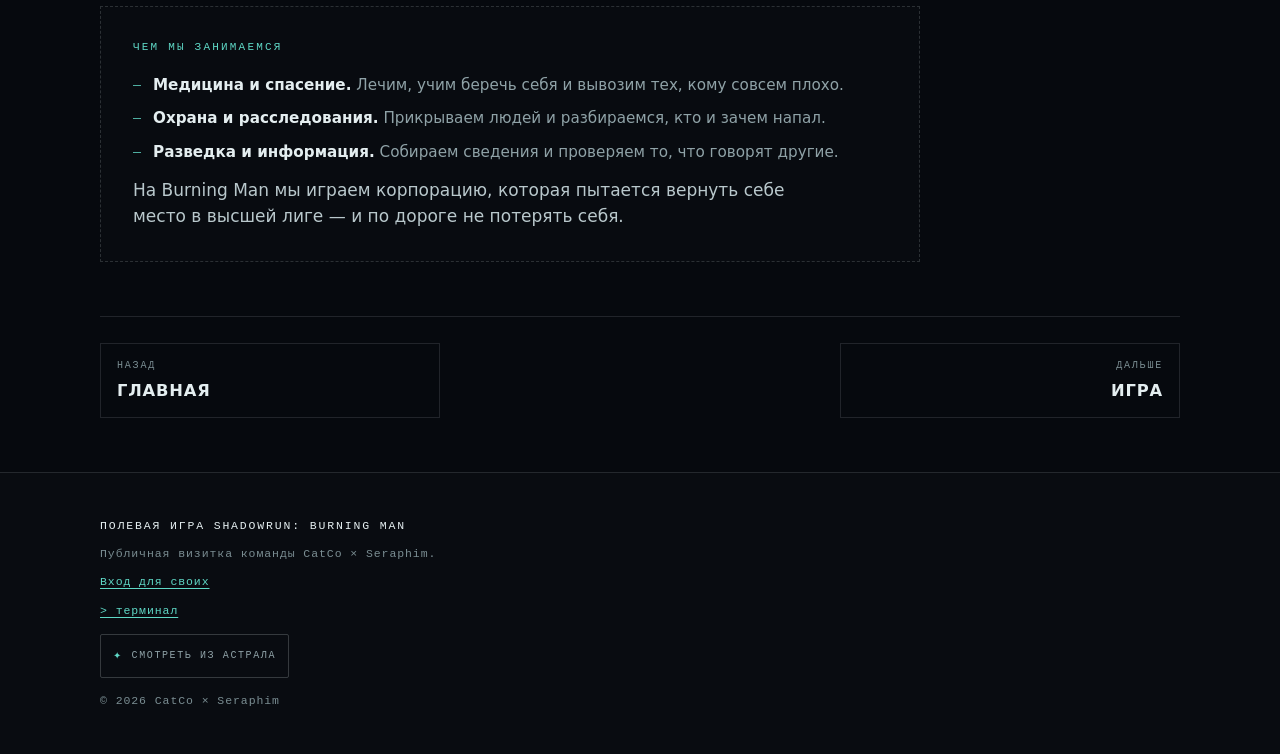
<file: kto-my.html>
<!doctype html>
<html lang="ru" data-faction="guest">
<head>
  <meta charset="utf-8">
  <meta name="viewport" content="width=device-width, initial-scale=1">
  <title>Кто мы — CatCo × Seraphim</title>
  <meta name="description" content="Коротко о CatCo и Seraphim: корпорация-орден и её разведывательное крыло. Полевая игра Shadowrun: Burning Man.">
  <meta property="og:type" content="website">
  <meta property="og:site_name" content="CatCo × Seraphim">
  <meta property="og:locale" content="ru_RU">
  <meta property="og:title" content="Кто мы — CatCo × Seraphim">
  <meta property="og:description" content="Корпорация-орден и её разведывательное крыло: история CatCo и Seraphim.">
  <meta property="og:url" content="https://zik69.github.io/catco-public/kto-my.html">
  <meta property="og:image" content="https://zik69.github.io/catco-public/preview.png">
  <meta property="og:image:width" content="1200">
  <meta property="og:image:height" content="630">
  <meta property="og:image:type" content="image/png">
  <meta property="og:image:alt" content="CatCo × Seraphim — полевая игра Shadowrun: Burning Man">
  <meta name="theme-color" content="#06090e">
  <link rel="icon" href="data:image/svg+xml,%3Csvg xmlns='http://www.w3.org/2000/svg' viewBox='0 0 32 32'%3E%3Crect width='32' height='32' fill='%2306090e'/%3E%3Cpath d='M13 7h6v6h6v6h-6v6h-6v-6H7v-6h6z' fill='%235fd8c6'/%3E%3C/svg%3E">
  <script>
    try {
      var savedTheme = localStorage.getItem("cs-theme");
      if (savedTheme === "both") savedTheme = "guest";
      if (savedTheme === "catco" || savedTheme === "seraphim" || savedTheme === "guest") {
        document.documentElement.setAttribute("data-faction", savedTheme);
      }
    } catch (e) {}
  </script>
  <link rel="stylesheet" href="styles.css">
</head>
<body>
  <a class="skip-link" href="#main">Перейти к содержимому</a>
  <div class="screen-fx" aria-hidden="true"></div>

  <div class="boot" id="boot" hidden aria-label="Заставка подключения">
    <div class="boot__panel">
      <p class="boot__title">Подключение к сети</p>
      <ul class="boot__lines" aria-hidden="true">
        <li>&gt; установка связи с узлом CATCO-06</li>
        <li>&gt; проверка допуска: гость</li>
        <li>&gt; канал: публичная визитка</li>
        <li>&gt; дешифровка архива: ок</li>
        <li>&gt; сверка с сетью Шестого мира: ок</li>
        <li>&gt; готово. добро пожаловать</li>
      </ul>
      <div class="boot__bar" aria-hidden="true"><span class="boot__fill"></span></div>
      <div class="boot__actions">
        <button class="boot__skip" type="button">Пропустить</button>
        <button class="boot__sound" type="button" aria-pressed="false">Звук: выкл</button>
      </div>
      <label class="boot__never">
        <input type="checkbox" id="boot-never">
        Больше не показывать
      </label>
    </div>
  </div>

  <header class="topbar">
    <div class="topbar__inner">
      <div class="brand-wrap">
        <a class="brand" href="index.html">
          <span class="brand__mark" aria-hidden="true"></span>
          <span class="brand__text">CATCO<span class="brand__slash">//</span>SERAPHIM</span>
        </a>
        <span class="access">публичная визитка</span>
      </div>

      <button class="burger" id="burger" type="button" aria-expanded="false" aria-controls="nav">
        <span class="burger__lines" aria-hidden="true"></span>
        Меню
      </button>

      <nav class="nav" id="nav" aria-label="Разделы сайта">
        <ul class="nav__list">
          <li><a href="kto-my.html" aria-current="page">Кто мы</a></li>
          <li><a href="igra.html">Игра</a></li>
          <li><a href="svyaz.html">Связаться</a></li>
        </ul>

        <div class="theme-switch" role="group" aria-label="Облик сайта">
          <button class="theme-switch__btn" type="button" data-theme="catco" aria-pressed="false">CatCo</button>
          <button class="theme-switch__btn" type="button" data-theme="seraphim" aria-pressed="false">Seraphim</button>
          <button class="theme-switch__btn" type="button" data-theme="guest" aria-pressed="true">Гость</button>
        </div>

        <button class="sound-btn" id="sound-toggle" type="button" aria-pressed="false">Звук: выкл</button>
      </nav>
    </div>
  </header>

  <main id="main" class="page">
    <div class="page__head">
      <p class="kicker"><span class="kicker__dot" aria-hidden="true"></span>Раздел 01 / 03</p>
      <h1 class="page__title">Кто мы</h1>
      <p class="page__lead">Корпорация-орден и её разведывательное крыло — коротко и без внутренних документов.</p>
    </div>

    <section class="dossier" id="catco" aria-labelledby="catco-title">
      <p class="dossier__label">Дело № CAT-001</p>
      <h2 class="dossier__title" id="catco-title">CatCo</h2>
      <div class="dossier__body">
        <p class="dossier__text" data-astral="Отсюда видно шрамы — их больше, чем лиц. Красный крест горит в астрале тускло, как лампа в коридоре, где никто не гасит свет. Тех, кого вынесли, помнят дольше, чем их имена.">
          CatCo начиналась с медицины: клиники, службы спасения, разработки для больниц.
          После катастрофы Матрицы корпорация потеряла высшую категорию и многих
          партнёров, но не репутацию: работа с DocWagon и собственные медицинские
          службы спасли десятки тысяч людей.
        </p>
        <p class="dossier__text">
          Снаружи CatCo — корпорация. Внутри — орден: сотрудники называют друг друга
          брат и сестра, держат слово и считают, что лечить нужно не только тело,
          но и душу.
        </p>
      </div>
    </section>

    <section class="dossier dossier--dark" id="seraphim" aria-labelledby="seraphim-title">
      <p class="dossier__label">Дело № SRF-002</p>
      <h2 class="dossier__title" id="seraphim-title">Seraphim</h2>
      <div class="dossier__body">
        <p class="dossier__text" data-astral="Шесть крыльев складываются в темноте. Они не парят — стоят на страже, и тень падает туда, где беда ещё не случилась. Если за спиной тепло, значит, кто-то уже рядом.">
          Seraphim выросли из разведывательного подразделения CatCo. После утечек
          и катастрофы Матрицы их официально расформировали — а затем воссоздали
          как частную военную компанию: охрана первых лиц, расследования,
          оценка угроз.
        </p>
        <p class="dossier__text">
          Имя взято не для красоты: шесть крыльев означают ум, скромность и дело,
          которое ведёт других. Внутри компания делится на четыре крыла — штаб,
          боевые отряды, информационная служба и служба заботы.
        </p>
      </div>
    </section>

    <section class="panel" aria-labelledby="board-link-title">
      <p class="panel__label" id="board-link-title">Доска угроз</p>
      <p class="panel__text">
        Карточки, красные нити и картина заговора: кто с кем связан
        и почему всё пошло не так.
      </p>
      <p><a class="button" href="doska.html">Открыть доску</a></p>
    </section>

    <section class="panel oracle" id="oracle" aria-labelledby="oracle-title">
      <p class="panel__label" id="oracle-title">Оракул Серафимов</p>
      <p class="panel__text">
        Нажмите кнопку — оракул скажет одну фразу. Это шутка в лоре,
        а не пророчество.
      </p>
      <p class="oracle__phrase" id="oracle-phrase" aria-live="polite">Оракул молчит. Спросите его.</p>
      <div class="oracle__actions">
        <button class="oracle__get" id="oracle-get" type="button">Получить девиз</button>
        <button class="oracle__copy" id="oracle-copy" type="button" disabled>Скопировать</button>
        <button class="oracle__share" id="oracle-share" type="button" hidden>Поделиться</button>
      </div>
    </section>

    <section class="panel" aria-labelledby="chem-title">
      <p class="panel__label" id="chem-title">Чем мы занимаемся</p>
      <ul class="panel__list">
        <li><strong>Медицина и спасение.</strong> Лечим, учим беречь себя и вывозим тех, кому совсем плохо.</li>
        <li><strong>Охрана и расследования.</strong> Прикрываем людей и разбираемся, кто и зачем напал.</li>
        <li><strong>Разведка и информация.</strong> Собираем сведения и проверяем то, что говорят другие.</li>
      </ul>
      <p class="panel__text">
        На Burning Man мы играем корпорацию, которая пытается вернуть себе место
        в высшей лиге — и по дороге не потерять себя.
      </p>
    </section>

    <nav class="pager" aria-label="Соседние разделы">
      <a class="pager__link" href="index.html">
        <span>Назад</span>
        <strong>Главная</strong>
      </a>
      <a class="pager__link pager__link--next" href="igra.html">
        <span>Дальше</span>
        <strong>Игра</strong>
      </a>
    </nav>
  </main>

  <footer class="footer">
    <div class="footer__inner">
      <p class="footer__line">Полевая игра Shadowrun: Burning Man</p>
      <p class="footer__muted" data-astral="Визитка, которую видно и с той стороны.">Публичная визитка команды CatCo × Seraphim.</p>
      <p class="footer__muted"><a class="linklike" href="svyaz.html#svoi">Вход для своих</a></p>
      <p class="footer__muted"><a class="linklike" href="terminal.html">&gt; терминал</a></p>
      <button class="astral-toggle" id="astral-toggle" type="button" aria-pressed="false">Смотреть из астрала</button>
      <p class="footer__muted">© <span id="year">2026</span> CatCo × Seraphim</p>
    </div>
  </footer>

  <script src="oracle.js"></script>
  <script src="script.js"></script>
</body>
</html>
</file>
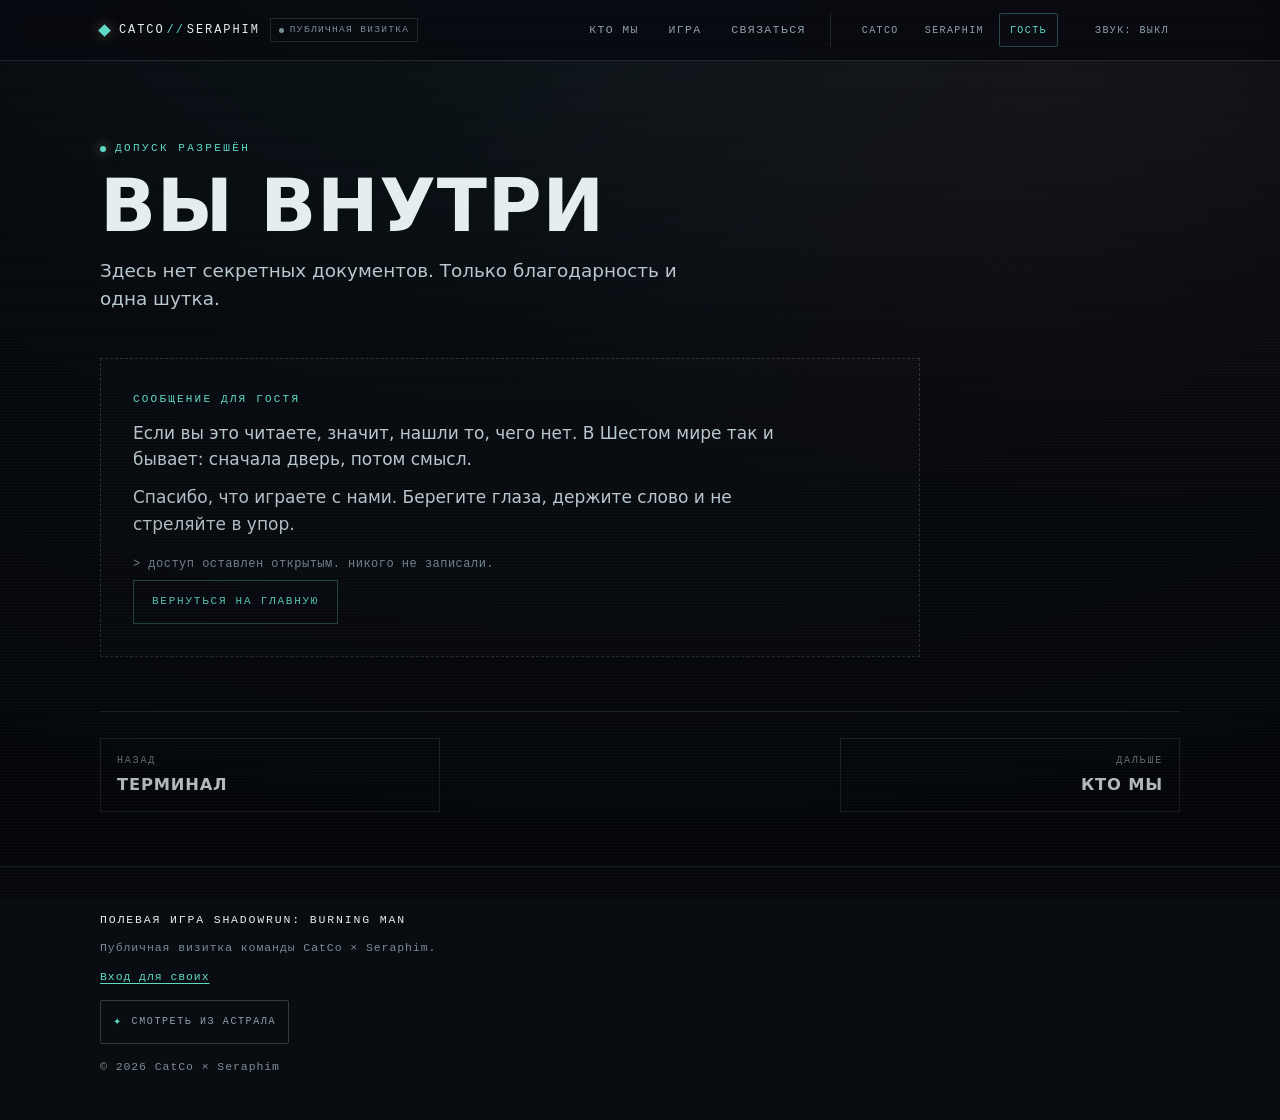
<file: secret.html>
<!doctype html>
<html lang="ru" data-faction="guest">
<head>
  <meta charset="utf-8">
  <meta name="viewport" content="width=device-width, initial-scale=1">
  <title>Доступ разрешён — CatCo × Seraphim</title>
  <meta name="description" content="Скрытая страница публичной визитки CatCo и Seraphim.">
  <meta property="og:type" content="website">
  <meta property="og:site_name" content="CatCo × Seraphim">
  <meta property="og:locale" content="ru_RU">
  <meta property="og:title" content="Доступ разрешён — CatCo × Seraphim">
  <meta property="og:description" content="Скрытая страница публичной визитки CatCo и Seraphim.">
  <meta property="og:url" content="https://zik69.github.io/catco-public/secret.html">
  <meta property="og:image" content="https://zik69.github.io/catco-public/preview.png">
  <meta property="og:image:width" content="1200">
  <meta property="og:image:height" content="630">
  <meta property="og:image:type" content="image/png">
  <meta property="og:image:alt" content="CatCo × Seraphim — полевая игра Shadowrun: Burning Man">
  <meta name="robots" content="noindex">
  <meta name="theme-color" content="#06090e">
  <link rel="icon" href="data:image/svg+xml,%3Csvg xmlns='http://www.w3.org/2000/svg' viewBox='0 0 32 32'%3E%3Crect width='32' height='32' fill='%2306090e'/%3E%3Cpath d='M13 7h6v6h6v6h-6v6h-6v-6H7v-6h6z' fill='%235fd8c6'/%3E%3C/svg%3E">
  <script>
    try {
      var savedTheme = localStorage.getItem("cs-theme");
      if (savedTheme === "both") savedTheme = "guest";
      if (savedTheme === "catco" || savedTheme === "seraphim" || savedTheme === "guest") {
        document.documentElement.setAttribute("data-faction", savedTheme);
      }
    } catch (e) {}
  </script>
  <link rel="stylesheet" href="styles.css">
</head>
<body>
  <a class="skip-link" href="#main">Перейти к содержимому</a>
  <div class="screen-fx" aria-hidden="true"></div>

  <div class="boot" id="boot" hidden aria-label="Заставка подключения">
    <div class="boot__panel">
      <p class="boot__title">Подключение к сети</p>
      <ul class="boot__lines" aria-hidden="true">
        <li>&gt; установка связи с узлом CATCO-06</li>
        <li>&gt; проверка допуска: гость</li>
        <li>&gt; канал: публичная визитка</li>
        <li>&gt; дешифровка архива: ок</li>
        <li>&gt; сверка с сетью Шестого мира: ок</li>
        <li>&gt; готово. добро пожаловать</li>
      </ul>
      <div class="boot__bar" aria-hidden="true"><span class="boot__fill"></span></div>
      <div class="boot__actions">
        <button class="boot__skip" type="button">Пропустить</button>
        <button class="boot__sound" type="button" aria-pressed="false">Звук: выкл</button>
      </div>
      <label class="boot__never">
        <input type="checkbox" id="boot-never">
        Больше не показывать
      </label>
    </div>
  </div>

  <header class="topbar">
    <div class="topbar__inner">
      <div class="brand-wrap">
        <a class="brand" href="index.html">
          <span class="brand__mark" aria-hidden="true"></span>
          <span class="brand__text">CATCO<span class="brand__slash">//</span>SERAPHIM</span>
        </a>
        <span class="access">публичная визитка</span>
      </div>

      <button class="burger" id="burger" type="button" aria-expanded="false" aria-controls="nav">
        <span class="burger__lines" aria-hidden="true"></span>
        Меню
      </button>

      <nav class="nav" id="nav" aria-label="Разделы сайта">
        <ul class="nav__list">
          <li><a href="kto-my.html">Кто мы</a></li>
          <li><a href="igra.html">Игра</a></li>
          <li><a href="svyaz.html">Связаться</a></li>
        </ul>

        <div class="theme-switch" role="group" aria-label="Облик сайта">
          <button class="theme-switch__btn" type="button" data-theme="catco" aria-pressed="false">CatCo</button>
          <button class="theme-switch__btn" type="button" data-theme="seraphim" aria-pressed="false">Seraphim</button>
          <button class="theme-switch__btn" type="button" data-theme="guest" aria-pressed="true">Гость</button>
        </div>

        <button class="sound-btn" id="sound-toggle" type="button" aria-pressed="false">Звук: выкл</button>
      </nav>
    </div>
  </header>

  <main id="main" class="page">
    <div class="page__head">
      <p class="kicker"><span class="kicker__dot" aria-hidden="true"></span>Допуск разрешён</p>
      <h1 class="page__title">Вы внутри</h1>
      <p class="page__lead">
        Здесь нет секретных документов. Только благодарность и одна шутка.
      </p>
    </div>

    <section class="panel" aria-labelledby="secret-title">
      <p class="panel__label" id="secret-title">Сообщение для гостя</p>
      <p class="panel__text">
        Если вы это читаете, значит, нашли то, чего нет. В Шестом мире так
        и бывает: сначала дверь, потом смысл.
      </p>
      <p class="panel__text">
        Спасибо, что играете с нами. Берегите глаза, держите слово
        и не стреляйте в упор.
      </p>
      <p class="terminal-line">&gt; доступ оставлен открытым. никого не записали.</p>
      <p><a class="button" href="index.html">Вернуться на главную</a></p>
    </section>

    <nav class="pager" aria-label="Соседние разделы">
      <a class="pager__link" href="terminal.html">
        <span>Назад</span>
        <strong>Терминал</strong>
      </a>
      <a class="pager__link pager__link--next" href="kto-my.html">
        <span>Дальше</span>
        <strong>Кто мы</strong>
      </a>
    </nav>
  </main>

  <footer class="footer">
    <div class="footer__inner">
      <p class="footer__line">Полевая игра Shadowrun: Burning Man</p>
      <p class="footer__muted" data-astral="Визитка, которую видно и с той стороны.">Публичная визитка команды CatCo × Seraphim.</p>
      <p class="footer__muted"><a class="linklike" href="svyaz.html#svoi">Вход для своих</a></p>
      <button class="astral-toggle" id="astral-toggle" type="button" aria-pressed="false">Смотреть из астрала</button>
      <p class="footer__muted">© <span id="year">2026</span> CatCo × Seraphim</p>
    </div>
  </footer>

  <script src="script.js"></script>
</body>
</html>
</file>
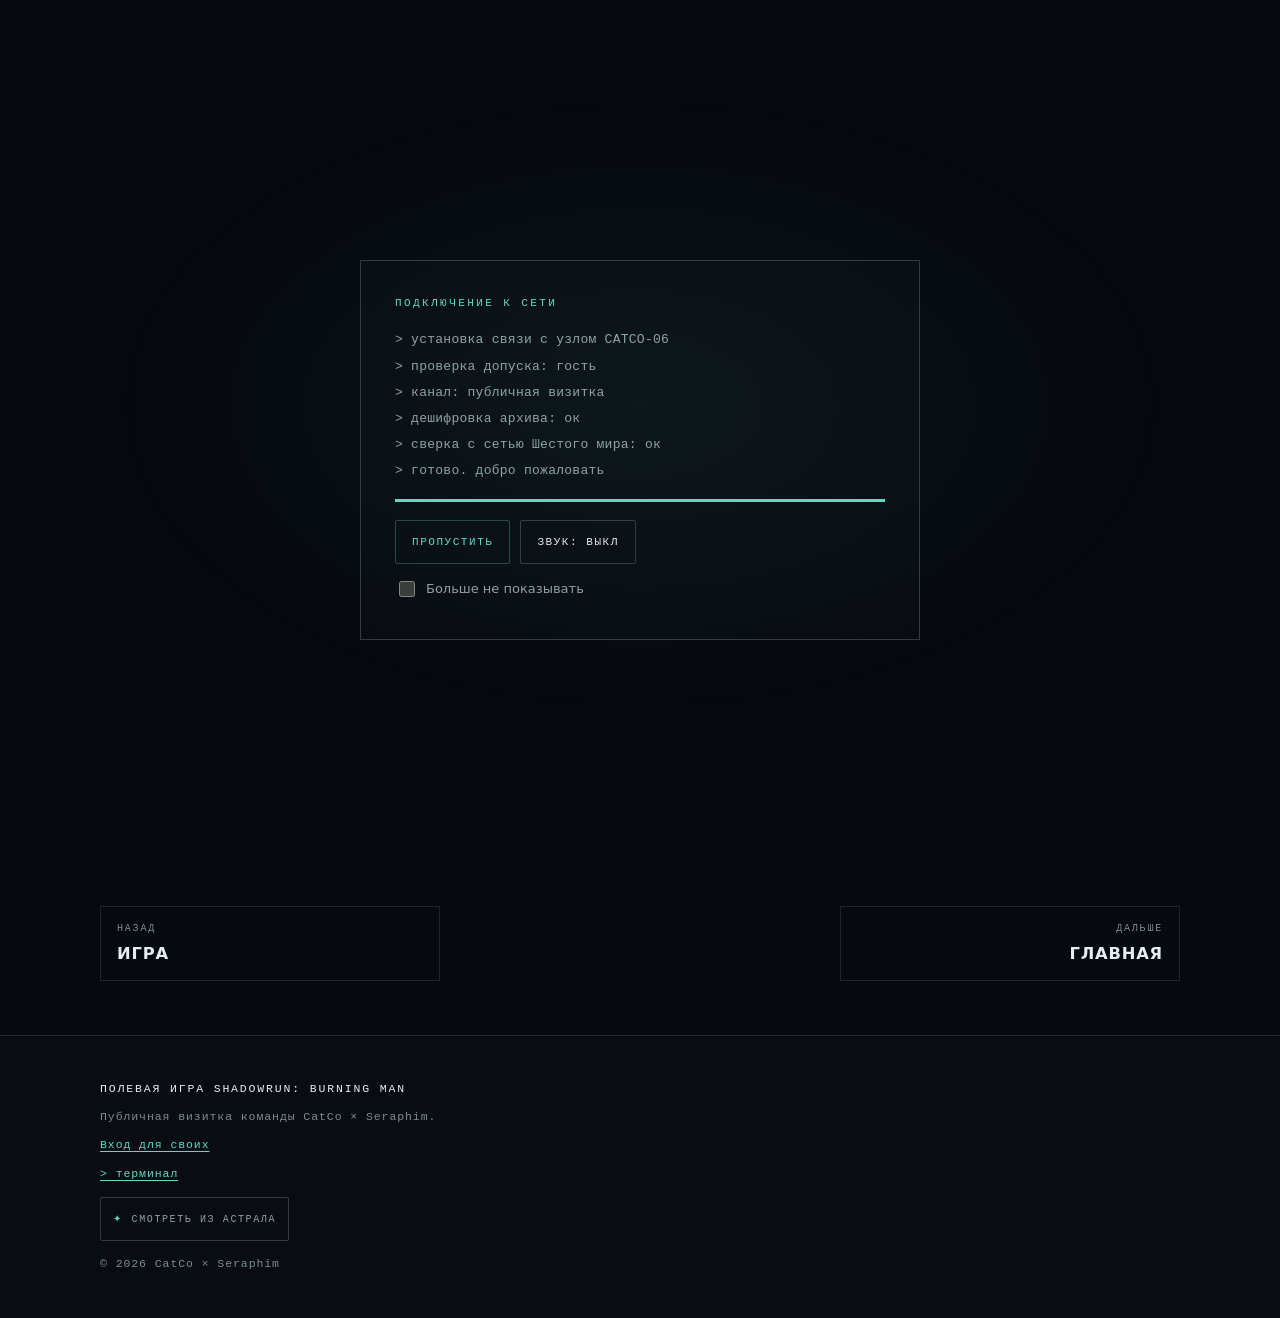
<file: svyaz.html>
<!doctype html>
<html lang="ru" data-faction="guest">
<head>
  <meta charset="utf-8">
  <meta name="viewport" content="width=device-width, initial-scale=1">
  <title>Связаться — CatCo × Seraphim</title>
  <meta name="description" content="Как связаться с командой CatCo и Seraphim и попасть на игру.">
  <meta property="og:type" content="website">
  <meta property="og:site_name" content="CatCo × Seraphim">
  <meta property="og:locale" content="ru_RU">
  <meta property="og:title" content="Связаться — CatCo × Seraphim">
  <meta property="og:description" content="Как связаться с командой CatCo и Seraphim и попасть на игру.">
  <meta property="og:url" content="https://zik69.github.io/catco-public/svyaz.html">
  <meta property="og:image" content="https://zik69.github.io/catco-public/preview.png">
  <meta property="og:image:width" content="1200">
  <meta property="og:image:height" content="630">
  <meta property="og:image:type" content="image/png">
  <meta property="og:image:alt" content="CatCo × Seraphim — полевая игра Shadowrun: Burning Man">
  <meta name="theme-color" content="#06090e">
  <link rel="icon" href="data:image/svg+xml,%3Csvg xmlns='http://www.w3.org/2000/svg' viewBox='0 0 32 32'%3E%3Crect width='32' height='32' fill='%2306090e'/%3E%3Cpath d='M13 7h6v6h6v6h-6v6h-6v-6H7v-6h6z' fill='%235fd8c6'/%3E%3C/svg%3E">
  <script>
    try {
      var savedTheme = localStorage.getItem("cs-theme");
      if (savedTheme === "both") savedTheme = "guest";
      if (savedTheme === "catco" || savedTheme === "seraphim" || savedTheme === "guest") {
        document.documentElement.setAttribute("data-faction", savedTheme);
      }
    } catch (e) {}
  </script>
  <link rel="stylesheet" href="styles.css">
</head>
<body>
  <a class="skip-link" href="#main">Перейти к содержимому</a>
  <div class="screen-fx" aria-hidden="true"></div>

  <div class="boot" id="boot" hidden aria-label="Заставка подключения">
    <div class="boot__panel">
      <p class="boot__title">Подключение к сети</p>
      <ul class="boot__lines" aria-hidden="true">
        <li>&gt; установка связи с узлом CATCO-06</li>
        <li>&gt; проверка допуска: гость</li>
        <li>&gt; канал: публичная визитка</li>
        <li>&gt; дешифровка архива: ок</li>
        <li>&gt; сверка с сетью Шестого мира: ок</li>
        <li>&gt; готово. добро пожаловать</li>
      </ul>
      <div class="boot__bar" aria-hidden="true"><span class="boot__fill"></span></div>
      <div class="boot__actions">
        <button class="boot__skip" type="button">Пропустить</button>
        <button class="boot__sound" type="button" aria-pressed="false">Звук: выкл</button>
      </div>
      <label class="boot__never">
        <input type="checkbox" id="boot-never">
        Больше не показывать
      </label>
    </div>
  </div>

  <header class="topbar">
    <div class="topbar__inner">
      <div class="brand-wrap">
        <a class="brand" href="index.html">
          <span class="brand__mark" aria-hidden="true"></span>
          <span class="brand__text">CATCO<span class="brand__slash">//</span>SERAPHIM</span>
        </a>
        <span class="access">публичная визитка</span>
      </div>

      <button class="burger" id="burger" type="button" aria-expanded="false" aria-controls="nav">
        <span class="burger__lines" aria-hidden="true"></span>
        Меню
      </button>

      <nav class="nav" id="nav" aria-label="Разделы сайта">
        <ul class="nav__list">
          <li><a href="kto-my.html">Кто мы</a></li>
          <li><a href="igra.html">Игра</a></li>
          <li><a href="svyaz.html" aria-current="page">Связаться</a></li>
        </ul>

        <div class="theme-switch" role="group" aria-label="Облик сайта">
          <button class="theme-switch__btn" type="button" data-theme="catco" aria-pressed="false">CatCo</button>
          <button class="theme-switch__btn" type="button" data-theme="seraphim" aria-pressed="false">Seraphim</button>
          <button class="theme-switch__btn" type="button" data-theme="guest" aria-pressed="true">Гость</button>
        </div>

        <button class="sound-btn" id="sound-toggle" type="button" aria-pressed="false">Звук: выкл</button>
      </nav>
    </div>
  </header>

  <main id="main" class="page">
    <div class="page__head">
      <p class="kicker"><span class="kicker__dot" aria-hidden="true"></span>Раздел 03 / 03</p>
      <h1 class="page__title">Связаться</h1>
      <p class="page__lead">Написать, спросить про игру или приехать к нам в команду.</p>
    </div>

    <section class="panel" aria-labelledby="contacts-title">
      <p class="panel__label" id="contacts-title">Контакты</p>
      <p class="panel__text" data-astral="Сюда доходит и шёпот. Но адресов в астрале не пишут — настоящие контакты появятся, когда команда их подтвердит.">
        Здесь появятся кнопки на наши чаты и почта. Пока команда не подтвердила
        контакты, мы их не публикуем — так честнее, чем давать нерабочий адрес.
      </p>
      <ul class="panel__list">
        <li>Telegram — появится, когда команда даст ссылку.</li>
        <li>ВКонтакте — появится там же.</li>
        <li>Почта — для организаторов и по деловым вопросам.</li>
      </ul>
      <p class="terminal-line">&gt; ожидаем подтверждение контактов</p>
    </section>

    <section class="panel" id="svoi" aria-labelledby="svoi-title">
      <p class="panel__label" id="svoi-title">Для своих</p>
      <p><span class="button button--soon">Вход для своих · скоро</span></p>
    </section>

    <nav class="pager" aria-label="Соседние разделы">
      <a class="pager__link" href="igra.html">
        <span>Назад</span>
        <strong>Игра</strong>
      </a>
      <a class="pager__link pager__link--next" href="index.html">
        <span>Дальше</span>
        <strong>Главная</strong>
      </a>
    </nav>
  </main>

  <footer class="footer">
    <div class="footer__inner">
      <p class="footer__line">Полевая игра Shadowrun: Burning Man</p>
      <p class="footer__muted" data-astral="Визитка, которую видно и с той стороны.">Публичная визитка команды CatCo × Seraphim.</p>
      <p class="footer__muted"><a class="linklike" href="svyaz.html#svoi">Вход для своих</a></p>
      <p class="footer__muted"><a class="linklike" href="terminal.html">&gt; терминал</a></p>
      <button class="astral-toggle" id="astral-toggle" type="button" aria-pressed="false">Смотреть из астрала</button>
      <p class="footer__muted">© <span id="year">2026</span> CatCo × Seraphim</p>
    </div>
  </footer>

  <script src="script.js"></script>
</body>
</html>
</file>
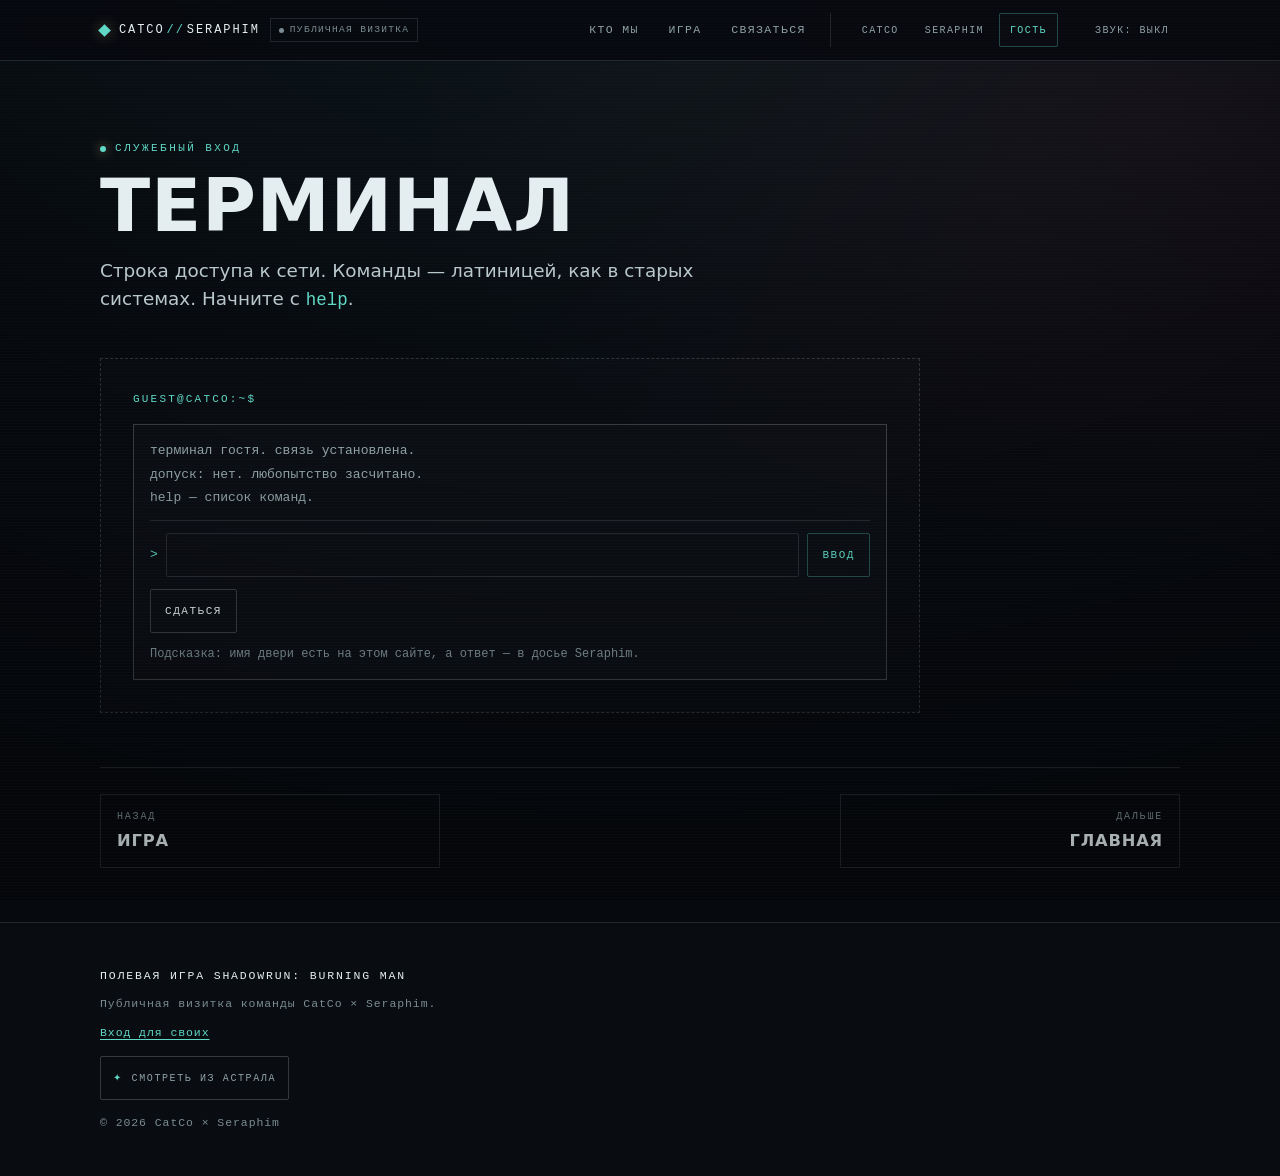
<file: terminal.html>
<!doctype html>
<html lang="ru" data-faction="guest">
<head>
  <meta charset="utf-8">
  <meta name="viewport" content="width=device-width, initial-scale=1">
  <title>Терминал — CatCo × Seraphim</title>
  <meta name="description" content="Служебный терминал публичной визитки CatCo и Seraphim.">
  <meta property="og:type" content="website">
  <meta property="og:site_name" content="CatCo × Seraphim">
  <meta property="og:locale" content="ru_RU">
  <meta property="og:title" content="Терминал — CatCo × Seraphim">
  <meta property="og:description" content="Служебный терминал публичной визитки CatCo и Seraphim.">
  <meta property="og:url" content="https://zik69.github.io/catco-public/terminal.html">
  <meta property="og:image" content="https://zik69.github.io/catco-public/preview.png">
  <meta property="og:image:width" content="1200">
  <meta property="og:image:height" content="630">
  <meta property="og:image:type" content="image/png">
  <meta property="og:image:alt" content="CatCo × Seraphim — полевая игра Shadowrun: Burning Man">
  <meta name="robots" content="noindex">
  <meta name="theme-color" content="#06090e">
  <link rel="icon" href="data:image/svg+xml,%3Csvg xmlns='http://www.w3.org/2000/svg' viewBox='0 0 32 32'%3E%3Crect width='32' height='32' fill='%2306090e'/%3E%3Cpath d='M13 7h6v6h6v6h-6v6h-6v-6H7v-6h6z' fill='%235fd8c6'/%3E%3C/svg%3E">
  <script>
    try {
      var savedTheme = localStorage.getItem("cs-theme");
      if (savedTheme === "both") savedTheme = "guest";
      if (savedTheme === "catco" || savedTheme === "seraphim" || savedTheme === "guest") {
        document.documentElement.setAttribute("data-faction", savedTheme);
      }
    } catch (e) {}
  </script>
  <link rel="stylesheet" href="styles.css">
</head>
<body>
  <a class="skip-link" href="#main">Перейти к содержимому</a>
  <div class="screen-fx" aria-hidden="true"></div>

  <div class="boot" id="boot" hidden aria-label="Заставка подключения">
    <div class="boot__panel">
      <p class="boot__title">Подключение к сети</p>
      <ul class="boot__lines" aria-hidden="true">
        <li>&gt; установка связи с узлом CATCO-06</li>
        <li>&gt; проверка допуска: гость</li>
        <li>&gt; канал: публичная визитка</li>
        <li>&gt; дешифровка архива: ок</li>
        <li>&gt; сверка с сетью Шестого мира: ок</li>
        <li>&gt; готово. добро пожаловать</li>
      </ul>
      <div class="boot__bar" aria-hidden="true"><span class="boot__fill"></span></div>
      <div class="boot__actions">
        <button class="boot__skip" type="button">Пропустить</button>
        <button class="boot__sound" type="button" aria-pressed="false">Звук: выкл</button>
      </div>
      <label class="boot__never">
        <input type="checkbox" id="boot-never">
        Больше не показывать
      </label>
    </div>
  </div>

  <header class="topbar">
    <div class="topbar__inner">
      <div class="brand-wrap">
        <a class="brand" href="index.html">
          <span class="brand__mark" aria-hidden="true"></span>
          <span class="brand__text">CATCO<span class="brand__slash">//</span>SERAPHIM</span>
        </a>
        <span class="access">публичная визитка</span>
      </div>

      <button class="burger" id="burger" type="button" aria-expanded="false" aria-controls="nav">
        <span class="burger__lines" aria-hidden="true"></span>
        Меню
      </button>

      <nav class="nav" id="nav" aria-label="Разделы сайта">
        <ul class="nav__list">
          <li><a href="kto-my.html">Кто мы</a></li>
          <li><a href="igra.html">Игра</a></li>
          <li><a href="svyaz.html">Связаться</a></li>
        </ul>

        <div class="theme-switch" role="group" aria-label="Облик сайта">
          <button class="theme-switch__btn" type="button" data-theme="catco" aria-pressed="false">CatCo</button>
          <button class="theme-switch__btn" type="button" data-theme="seraphim" aria-pressed="false">Seraphim</button>
          <button class="theme-switch__btn" type="button" data-theme="guest" aria-pressed="true">Гость</button>
        </div>

        <button class="sound-btn" id="sound-toggle" type="button" aria-pressed="false">Звук: выкл</button>
      </nav>
    </div>
  </header>

  <main id="main" class="page">
    <div class="page__head">
      <p class="kicker"><span class="kicker__dot" aria-hidden="true"></span>Служебный вход</p>
      <h1 class="page__title">Терминал</h1>
      <p class="page__lead">
        Строка доступа к сети. Команды — латиницей, как в старых системах.
        Начните с <code>help</code>.
      </p>
    </div>

    <section class="panel" aria-labelledby="term-title">
      <p class="panel__label" id="term-title">guest@catco:~$</p>

      <div class="terminal-window" id="term-window">
        <div class="terminal-window__log" id="term-log" role="log" aria-live="polite" aria-label="Ответы терминала"></div>

        <form class="terminal-window__form" id="term-form" autocomplete="off">
          <label class="visually-hidden" for="term-input">Команда</label>
          <span class="terminal-window__prompt" aria-hidden="true">&gt;</span>
          <input
            class="terminal-window__input"
            id="term-input"
            name="term"
            type="text"
            maxlength="80"
            autocapitalize="off"
            autocorrect="off"
            spellcheck="false"
            enterkeyhint="send"
            aria-describedby="term-help"
          >
          <button class="terminal-window__send" type="submit">Ввод</button>
        </form>

        <noscript>
          <p class="terminal-window__line terminal-window__line--warn">
            Для терминала нужен включённый JavaScript. Без него команды не работают.
          </p>
        </noscript>

        <div class="terminal-window__actions">
          <button class="terminal-window__give" id="term-give" type="button">Сдаться</button>
        </div>

        <p class="terminal-window__hint" id="term-help">
          Подсказка: имя двери есть на этом сайте, а ответ — в досье Seraphim.
        </p>
      </div>
    </section>

    <nav class="pager" aria-label="Соседние разделы">
      <a class="pager__link" href="igra.html">
        <span>Назад</span>
        <strong>Игра</strong>
      </a>
      <a class="pager__link pager__link--next" href="index.html">
        <span>Дальше</span>
        <strong>Главная</strong>
      </a>
    </nav>
  </main>

  <footer class="footer">
    <div class="footer__inner">
      <p class="footer__line">Полевая игра Shadowrun: Burning Man</p>
      <p class="footer__muted" data-astral="Визитка, которую видно и с той стороны.">Публичная визитка команды CatCo × Seraphim.</p>
      <p class="footer__muted"><a class="linklike" href="svyaz.html#svoi">Вход для своих</a></p>
      <button class="astral-toggle" id="astral-toggle" type="button" aria-pressed="false">Смотреть из астрала</button>
      <p class="footer__muted">© <span id="year">2026</span> CatCo × Seraphim</p>
    </div>
  </footer>

  <script src="script.js"></script>
</body>
</html>
</file>
<file: styles.css>
/* ============================================================
   Публичная визитка CatCo × Seraphim
   Три облика: гость (по умолчанию), CatCo, Seraphim.
   ============================================================ */

/* ---------- Облик гостя: холодный Shadowrun, без допуска ---------- */

:root {
  color-scheme: dark;

  --bg: #06090e;
  --ink: #e4eef0;
  --ink-soft: #b9c8cc;
  --muted: #8fa2a7;
  --dim: #7a8d92;

  --accent: #5fd8c6;
  --accent-line: rgba(95, 216, 198, 0.3);
  --red: #e0577f;

  --line: rgba(228, 238, 240, 0.12);
  --line-strong: rgba(228, 238, 240, 0.2);
  --field-line: rgba(228, 238, 240, 0.16);
  --wash: rgba(255, 255, 255, 0.012);
  --wash-2: rgba(255, 255, 255, 0.04);
  --hover-wash: rgba(95, 216, 198, 0.06);

  --grid-line: rgba(95, 216, 198, 0.1);
  --scan: rgba(255, 255, 255, 0.03);
  --vignette: rgba(0, 0, 0, 0.55);
  --fx-opacity: 0.5;
  --header-bg: rgba(6, 9, 14, 0.87);

  --dossier-wash: rgba(224, 87, 127, 0.1);
  --halo-a: rgba(95, 216, 198, 0.07);
  --halo-b: rgba(224, 87, 127, 0.06);

  --font-display: "Bahnschrift", "DIN Alternate", "Franklin Gothic Medium",
    "Arial Narrow", system-ui, sans-serif;
  --display-weight: 600;
  --display-spacing: 0.01em;

  --font-text: "Segoe UI", system-ui, -apple-system, "Helvetica Neue", Arial, sans-serif;
  --font-mono: ui-monospace, "Cascadia Mono", "Consolas", "Courier New", monospace;

  --max: 1160px;
  --gutter: clamp(18px, 5vw, 40px);
  --header-h: 60px;
}

/* ---------- Облик CatCo: светлая бумага, латунь, красный крест ---------- */

html[data-faction="catco"] {
  color-scheme: light;

  --bg: #f3efe6;
  --ink: #17181a;
  --ink-soft: #3c3d40;
  --muted: #5c5953;
  --dim: #6d6961;

  --accent: #856020;
  --accent-line: rgba(133, 96, 32, 0.32);
  --red: #a32b25;

  --line: rgba(23, 24, 26, 0.14);
  --line-strong: rgba(23, 24, 26, 0.26);
  --field-line: rgba(23, 24, 26, 0.18);
  --wash: rgba(23, 24, 26, 0.018);
  --wash-2: rgba(23, 24, 26, 0.04);
  --hover-wash: rgba(133, 96, 32, 0.06);

  --grid-line: rgba(133, 96, 32, 0.12);
  --scan: rgba(23, 24, 26, 0.018);
  --vignette: rgba(120, 95, 60, 0.12);
  --fx-opacity: 0.45;
  --header-bg: rgba(243, 239, 230, 0.9);

  --dossier-wash: rgba(163, 43, 37, 0.06);
  --halo-a: rgba(133, 96, 32, 0.08);
  --halo-b: rgba(163, 43, 37, 0.04);

  --display-weight: 600;
  --display-spacing: 0.005em;
}

/* ---------- Облик Seraphim: чёрный камень, золото, тёмно-красный ---------- */

html[data-faction="seraphim"] {
  color-scheme: dark;

  --bg: #060507;
  --ink: #f2e9da;
  --ink-soft: #cfc5b4;
  --muted: #9c9488;
  --dim: #857d72;

  --accent: #dcb972;
  --accent-line: rgba(220, 185, 114, 0.3);
  --red: #b23a32;

  --line: rgba(242, 233, 218, 0.13);
  --line-strong: rgba(242, 233, 218, 0.22);
  --field-line: rgba(242, 233, 218, 0.16);
  --wash: rgba(255, 255, 255, 0.012);
  --wash-2: rgba(255, 255, 255, 0.04);
  --hover-wash: rgba(178, 58, 50, 0.08);

  --grid-line: rgba(220, 185, 114, 0.075);
  --scan: rgba(255, 255, 255, 0.03);
  --vignette: rgba(0, 0, 0, 0.58);
  --fx-opacity: 0.55;
  --header-bg: rgba(6, 5, 7, 0.88);

  --dossier-wash: rgba(150, 25, 30, 0.16);
  --halo-a: rgba(220, 185, 114, 0.05);
  --halo-b: rgba(150, 20, 25, 0.12);

  --font-display: "Palatino Linotype", "Book Antiqua", "Georgia", "Times New Roman", serif;
  --display-weight: 400;
  --display-spacing: 0.02em;
}

/* Крупные заголовки в облике Seraphim — не капсом, а соборной вязью */
html[data-faction="seraphim"] .hero__title,
html[data-faction="seraphim"] .page__title,
html[data-faction="seraphim"] .sections__title {
  text-transform: none;
}

*,
*::before,
*::after {
  box-sizing: border-box;
}

html {
  scroll-behavior: smooth;
  -webkit-text-size-adjust: 100%;
}

body {
  margin: 0;
  background-color: var(--bg);
  background-image:
    radial-gradient(120% 80% at 50% -10%, var(--halo-a), transparent 60%),
    radial-gradient(90% 60% at 90% 10%, var(--halo-b), transparent 65%);
  background-repeat: no-repeat;
  color: var(--ink);
  font-family: var(--font-text);
  font-size: 17px;
  line-height: 1.55;
  overflow-x: hidden;
  transition: background-color 0.35s ease, color 0.35s ease;
}

h1, h2, h3, p, ul {
  margin: 0;
}

ul {
  padding: 0;
  list-style: none;
}

a {
  color: inherit;
  text-decoration: none;
}

:focus-visible {
  outline: 2px solid var(--accent);
  outline-offset: 3px;
  border-radius: 2px;
}

/* Цели якорей не прячутся под липкой шапкой */
[id] {
  scroll-margin-top: calc(var(--header-h) + 18px);
}

/* ---------- Плёнка терминала ---------- */

.screen-fx {
  position: fixed;
  inset: 0;
  z-index: 90;
  pointer-events: none;
  opacity: var(--fx-opacity);
  background-image:
    repeating-linear-gradient(
      to bottom,
      var(--scan) 0 1px,
      transparent 1px 3px
    ),
    radial-gradient(120% 100% at 50% 0%, transparent 55%, var(--vignette) 100%);
  transition: opacity 0.35s ease;
}

/* ---------- Шапка ---------- */

.topbar {
  position: sticky;
  top: 0;
  z-index: 60;
  background: var(--header-bg);
  backdrop-filter: blur(10px);
  border-bottom: 1px solid var(--line);
  transition: background-color 0.35s ease, border-color 0.35s ease;
}

.topbar__inner {
  max-width: var(--max);
  margin: 0 auto;
  padding: 8px var(--gutter);
  min-height: var(--header-h);
  display: flex;
  align-items: center;
  justify-content: space-between;
  gap: 16px;
}

.brand {
  display: inline-flex;
  align-items: center;
  gap: 10px;
  font-family: var(--font-mono);
  font-size: 12px;
  letter-spacing: 0.16em;
  text-transform: uppercase;
  color: var(--ink);
  min-height: 44px;
}

.brand-wrap {
  display: flex;
  align-items: center;
  gap: 10px;
  min-width: 0;
}

.brand__mark {
  width: 9px;
  height: 9px;
  background: var(--accent);
  transform: rotate(45deg);
  flex: none;
  box-shadow: 0 0 14px rgba(216, 182, 115, 0.45);
}

.brand__slash {
  color: var(--accent);
  padding: 0 2px;
}

.nav {
  display: flex;
  align-items: center;
  gap: clamp(12px, 2vw, 22px);
}

.nav__list {
  display: flex;
  align-items: center;
  gap: clamp(14px, 2vw, 26px);
}

.nav__list a {
  display: inline-block;
  padding: 12px 2px;
  font-family: var(--font-mono);
  font-size: 11.5px;
  letter-spacing: 0.12em;
  text-transform: uppercase;
  color: var(--muted);
  border-bottom: 1px solid transparent;
  transition: color 0.18s ease, border-color 0.18s ease;
}

.nav__list a:hover,
.nav__list a:focus-visible {
  color: var(--ink);
  border-bottom-color: var(--accent);
}

.nav__list a[aria-current="page"] {
  color: var(--ink);
  border-bottom-color: var(--accent);
}

/* Переключатель облика */
.theme-switch {
  display: flex;
  align-items: center;
  gap: 4px;
  padding-left: clamp(12px, 2vw, 20px);
  border-left: 1px solid var(--line);
}

.theme-switch__btn {
  min-height: 34px;
  padding: 6px 10px;
  background: transparent;
  border: 1px solid transparent;
  border-radius: 2px;
  color: var(--muted);
  font-family: var(--font-mono);
  font-size: 10px;
  letter-spacing: 0.14em;
  text-transform: uppercase;
  cursor: pointer;
  transition: color 0.18s ease, border-color 0.18s ease, background-color 0.18s ease;
}

.theme-switch__btn:hover {
  color: var(--ink);
}

.theme-switch__btn[aria-pressed="true"] {
  color: var(--accent);
  border-color: var(--accent-line);
  background: var(--wash);
}

.burger {
  display: none;
  align-items: center;
  gap: 10px;
  min-height: 44px;
  padding: 10px 14px;
  background: transparent;
  border: 1px solid var(--line-strong);
  border-radius: 2px;
  color: var(--ink);
  font-family: var(--font-mono);
  font-size: 11px;
  letter-spacing: 0.18em;
  text-transform: uppercase;
  cursor: pointer;
}

.burger__lines {
  display: block;
  width: 16px;
  height: 1.5px;
  background: currentColor;
  box-shadow: 0 5px 0 currentColor;
}

.burger[aria-expanded="true"] {
  color: var(--accent);
  border-color: var(--accent-line);
}

/* ---------- Заставка подключения ---------- */

html.is-booting {
  overflow: hidden;
}

.boot {
  position: fixed;
  inset: 0;
  z-index: 120;
  display: grid;
  place-items: center;
  padding: var(--gutter);
  background: var(--bg);
}

.boot[hidden] {
  display: none;
}

.boot::after {
  content: "";
  position: absolute;
  inset: 0;
  pointer-events: none;
  background: radial-gradient(60% 50% at 50% 45%, var(--hover-wash), transparent 70%);
}

.boot__panel {
  position: relative;
  width: min(560px, 100%);
  padding: clamp(22px, 4vw, 34px);
  border: 1px solid var(--line-strong);
  background: var(--wash);
  animation: boot-breathe 1.6s ease-in-out infinite;
}

.boot__title {
  margin-bottom: 18px;
  font-family: var(--font-mono);
  font-size: 11px;
  letter-spacing: 0.22em;
  text-transform: uppercase;
  color: var(--accent);
  animation: boot-glitch 1.6s steps(2, end) infinite;
}

.boot__lines {
  display: grid;
  gap: 6px;
  margin-bottom: 18px;
  font-family: var(--font-mono);
  font-size: clamp(11px, 2.4vw, 13px);
  letter-spacing: 0.02em;
  color: var(--muted);
}

.boot__lines li {
  opacity: 0;
  animation: boot-line 0.18s ease-out forwards;
}

.boot__lines li:nth-child(1) { animation-delay: 0.04s; }
.boot__lines li:nth-child(2) { animation-delay: 0.16s; }
.boot__lines li:nth-child(3) { animation-delay: 0.28s; }
.boot__lines li:nth-child(4) { animation-delay: 0.4s; }
.boot__lines li:nth-child(5) { animation-delay: 0.52s; }
.boot__lines li:nth-child(6) { animation-delay: 0.64s; }

.boot__bar {
  height: 3px;
  background: var(--line);
  overflow: hidden;
}

.boot__fill {
  display: block;
  width: 100%;
  height: 100%;
  background: var(--accent);
  transform: scaleX(0);
  transform-origin: left center;
  animation: boot-fill 1.25s ease-out forwards;
}

.boot__actions {
  display: flex;
  flex-wrap: wrap;
  align-items: center;
  gap: 10px;
  margin-top: 18px;
}

.boot__skip,
.boot__sound {
  min-height: 44px;
  padding: 10px 16px;
  background: transparent;
  border: 1px solid var(--line-strong);
  border-radius: 2px;
  color: var(--ink);
  font-family: var(--font-mono);
  font-size: 11px;
  letter-spacing: 0.14em;
  text-transform: uppercase;
  cursor: pointer;
  transition: color 0.18s ease, border-color 0.18s ease, background-color 0.18s ease;
}

.boot__skip {
  color: var(--accent);
  border-color: var(--accent-line);
}

.boot__skip:hover,
.boot__sound:hover {
  background: var(--hover-wash);
}

.boot__sound[aria-pressed="true"] {
  color: var(--accent);
  border-color: var(--accent-line);
  background: var(--wash);
}

.boot__never {
  display: inline-flex;
  align-items: center;
  gap: 8px;
  margin-top: 14px;
  font-size: 13px;
  color: var(--muted);
  cursor: pointer;
}

.boot__never input {
  width: 16px;
  height: 16px;
  accent-color: var(--accent);
}

/* Переключатель звука в шапке */

.sound-btn {
  min-height: 34px;
  padding: 6px 10px;
  margin-left: 4px;
  background: transparent;
  border: 1px solid transparent;
  border-radius: 2px;
  color: var(--muted);
  font-family: var(--font-mono);
  font-size: 10px;
  letter-spacing: 0.14em;
  text-transform: uppercase;
  cursor: pointer;
  transition: color 0.18s ease, border-color 0.18s ease, background-color 0.18s ease;
}

.sound-btn:hover {
  color: var(--ink);
}

.sound-btn[aria-pressed="true"] {
  color: var(--accent);
  border-color: var(--accent-line);
  background: var(--wash);
}

@keyframes boot-line {
  from {
    opacity: 0;
    transform: translateY(3px);
  }
  to {
    opacity: 1;
    transform: none;
  }
}

@keyframes boot-fill {
  to {
    transform: scaleX(1);
  }
}

@keyframes boot-breathe {
  0%, 100% {
    box-shadow: 0 0 0 1px transparent;
  }
  50% {
    box-shadow: 0 0 0 1px var(--accent-line);
  }
}

@keyframes boot-glitch {
  0%, 90%, 100% {
    text-shadow: none;
    transform: none;
  }
  94% {
    text-shadow: 1px 0 var(--red), -1px 0 var(--accent);
    transform: translateX(1px);
  }
  97% {
    text-shadow: -1px 0 var(--red), 1px 0 var(--accent);
    transform: translateX(-1px);
  }
}

/* ---------- Главный экран ---------- */

.hero {
  position: relative;
  max-width: var(--max);
  margin: 0 auto;
  padding: clamp(56px, 11vh, 118px) var(--gutter) clamp(48px, 8vh, 88px);
  min-height: min(calc(100svh - var(--header-h)), 860px);
  display: flex;
  flex-direction: column;
  justify-content: center;
}

.hero::before {
  content: "";
  position: absolute;
  inset: 0 var(--gutter);
  pointer-events: none;
  background-image:
    linear-gradient(to right, var(--grid-line) 1px, transparent 1px),
    linear-gradient(to bottom, var(--grid-line) 1px, transparent 1px);
  background-size: 72px 72px;
  mask-image: radial-gradient(70% 60% at 30% 40%, #000 0%, transparent 100%);
  -webkit-mask-image: radial-gradient(70% 60% at 30% 40%, #000 0%, transparent 100%);
  opacity: 0.8;
}

.kicker {
  display: inline-flex;
  align-items: center;
  gap: 9px;
  font-family: var(--font-mono);
  font-size: 11px;
  letter-spacing: 0.22em;
  text-transform: uppercase;
  color: var(--accent);
}

.kicker__dot {
  width: 6px;
  height: 6px;
  border-radius: 50%;
  background: var(--accent);
  box-shadow: 0 0 12px rgba(216, 182, 115, 0.8);
  animation: pulse 2.4s ease-in-out infinite;
}

.hero__title {
  margin: 18px 0 0;
  font-family: var(--font-display);
  font-weight: var(--display-weight);
  font-size: clamp(2.6rem, 10.5vw, 8rem);
  line-height: 0.9;
  letter-spacing: var(--display-spacing);
  text-transform: uppercase;
  overflow-wrap: break-word;
  transition: font-family 0.2s ease;
}

.hero__times {
  color: var(--accent);
  font-weight: 300;
  padding: 0 0.06em;
}

.hero__lead {
  margin-top: clamp(18px, 3vh, 26px);
  max-width: 46ch;
  font-size: clamp(1.02rem, 1.6vw, 1.2rem);
  line-height: 1.6;
  color: var(--ink-soft);
  text-wrap: pretty;
}

.cursor {
  display: inline-block;
  width: 0.5ch;
  height: 1.02em;
  margin-left: 0.18em;
  vertical-align: -0.12em;
  background: var(--accent);
  animation: blink 1.15s steps(1) infinite;
}

/* Кнопки-знаки сторон */
.factions {
  display: grid;
  grid-template-columns: repeat(2, minmax(0, 1fr));
  gap: clamp(12px, 2vw, 20px);
  margin-top: clamp(32px, 6vh, 54px);
  max-width: 840px;
}

.faction {
  --card-ink: var(--ink);
  --card-muted: var(--muted);
  --card-accent: var(--accent);
  --card-line: var(--accent-line);
  --card-glow: rgba(216, 182, 115, 0.22);

  position: relative;
  display: flex;
  flex-direction: column;
  gap: 10px;
  padding: 22px 22px 20px;
  border: 1px solid var(--card-line);
  background: var(--wash);
  transition: transform 0.22s ease, border-color 0.22s ease,
    box-shadow 0.22s ease, background-color 0.35s ease, color 0.35s ease;
}

.faction::after {
  content: "";
  position: absolute;
  top: -1px;
  right: -1px;
  width: 12px;
  height: 12px;
  border-top: 1px solid var(--card-accent);
  border-right: 1px solid var(--card-accent);
  opacity: 0.75;
}

.faction--catco {
  --card-ink: #17181a;
  --card-muted: #55524c;
  --card-accent: #a32b25;
  --card-line: rgba(23, 24, 26, 0.24);
  --card-glow: rgba(163, 43, 37, 0.22);
  background:
    linear-gradient(160deg, #fcfaf5, #efe9dc 65%),
    #f6f2e9;
}

.faction--seraphim {
  --card-ink: #f2e9da;
  --card-muted: #b6ac99;
  --card-accent: #dcb972;
  --card-line: rgba(220, 185, 114, 0.34);
  --card-glow: rgba(150, 25, 30, 0.42);
  background:
    linear-gradient(160deg, rgba(150, 25, 30, 0.22), rgba(255, 255, 255, 0) 62%),
    #0b0709;
}

.faction:hover {
  transform: translateY(-3px);
  border-color: var(--card-accent);
  box-shadow: 0 22px 44px -26px var(--card-glow);
}

.faction__emblem {
  display: block;
  width: 54px;
  height: 46px;
  color: var(--card-accent);
}

.faction__emblem svg {
  width: 100%;
  height: 100%;
  display: block;
}

.faction__name {
  font-family: var(--font-display);
  font-weight: var(--display-weight);
  font-size: clamp(1.35rem, 3vw, 1.7rem);
  letter-spacing: 0.05em;
  text-transform: uppercase;
  line-height: 1.1;
  color: var(--card-ink);
}

.faction__role {
  font-size: 0.94rem;
  line-height: 1.5;
  color: var(--card-muted);
  max-width: 26ch;
}

.faction__go {
  margin-top: 6px;
  font-family: var(--font-mono);
  font-size: 10.5px;
  letter-spacing: 0.18em;
  text-transform: uppercase;
  color: var(--card-accent);
}

.hero__note {
  margin-top: clamp(30px, 6vh, 52px);
  padding-left: 14px;
  border-left: 2px solid var(--accent-line);
  font-family: var(--font-mono);
  font-size: 11px;
  letter-spacing: 0.2em;
  text-transform: uppercase;
  color: var(--dim);
}

/* ---------- Досье-заготовки ---------- */

.dossier {
  max-width: var(--max);
  margin: 0 auto;
  padding: clamp(28px, 5vh, 48px) var(--gutter);
  border-top: 1px solid var(--line);
  display: grid;
  gap: 18px;
}

.dossier--dark {
  background: linear-gradient(90deg, var(--dossier-wash), transparent 65%);
}

.dossier__label {
  font-family: var(--font-mono);
  font-size: 11px;
  letter-spacing: 0.2em;
  text-transform: uppercase;
  color: var(--accent);
}

.dossier__title {
  font-family: var(--font-display);
  font-weight: var(--display-weight);
  font-size: clamp(2rem, 5vw, 3.2rem);
  line-height: 1;
  letter-spacing: 0.02em;
  text-transform: uppercase;
}

.dossier__text {
  max-width: 62ch;
  color: var(--ink-soft);
}

.dossier__body {
  display: grid;
  gap: 18px;
}

.terminal-line {
  font-family: var(--font-mono);
  font-size: 12px;
  letter-spacing: 0.04em;
  color: var(--dim);
}

@media (min-width: 780px) {
  .dossier {
    grid-template-columns: minmax(180px, 240px) 1fr;
    grid-template-areas:
      "label text"
      "title text"
      "title term";
    column-gap: clamp(24px, 4vw, 56px);
    row-gap: 10px;
    align-items: start;
  }

  .dossier__label { grid-area: label; }
  .dossier__title { grid-area: title; }
  .dossier__body { grid-area: text; }
  .terminal-line { grid-area: term; }
}

/* ---------- Разделы ---------- */

.sections {
  max-width: var(--max);
  margin: 0 auto;
  padding: clamp(48px, 9vh, 92px) var(--gutter) clamp(40px, 7vh, 70px);
  border-top: 1px solid var(--line);
}

.sections__title {
  font-family: var(--font-display);
  font-weight: var(--display-weight);
  font-size: clamp(1.7rem, 4vw, 2.5rem);
  letter-spacing: 0.03em;
  text-transform: uppercase;
}

.sections__sub {
  margin-top: 8px;
  color: var(--muted);
}

.cards {
  display: grid;
  grid-template-columns: repeat(auto-fit, minmax(280px, 1fr));
  gap: 14px;
  margin-top: clamp(24px, 4vh, 34px);
}

.card {
  display: flex;
  flex-direction: column;
  gap: 8px;
  min-height: 186px;
  padding: 20px 20px 18px;
  border: 1px dashed var(--field-line);
  background: var(--wash);
  transition: border-color 0.2s ease, background-color 0.35s ease, transform 0.2s ease;
}

.card:hover {
  border-color: var(--accent-line);
  background-color: var(--hover-wash);
  transform: translateY(-2px);
}

.card__num {
  font-family: var(--font-mono);
  font-size: 11px;
  letter-spacing: 0.2em;
  color: var(--accent);
}

.card__title {
  font-family: var(--font-display);
  font-weight: var(--display-weight);
  font-size: 1.16rem;
  letter-spacing: 0.05em;
  text-transform: uppercase;
}

.card__text {
  font-size: 0.94rem;
  line-height: 1.5;
  color: var(--muted);
}

.card__go {
  margin-top: auto;
  font-family: var(--font-mono);
  font-size: 10.5px;
  letter-spacing: 0.18em;
  text-transform: uppercase;
  color: var(--accent);
}

/* ---------- Внутренние страницы ---------- */

.page {
  max-width: var(--max);
  margin: 0 auto;
  padding: clamp(38px, 8vh, 84px) var(--gutter) clamp(40px, 6vh, 72px);
  animation: page-in 0.3s ease-out both;
}

.page__head {
  max-width: 62ch;
}

.page__title {
  margin-top: 12px;
  font-family: var(--font-display);
  font-weight: var(--display-weight);
  font-size: clamp(2.4rem, 7vw, 4.6rem);
  line-height: 0.94;
  letter-spacing: var(--display-spacing);
  text-transform: uppercase;
}

.page__lead {
  margin-top: 16px;
  max-width: 52ch;
  font-size: clamp(1rem, 1.6vw, 1.15rem);
  color: var(--ink-soft);
  text-wrap: pretty;
}

.panel {
  margin-top: clamp(26px, 5vh, 44px);
  max-width: 820px;
  padding: clamp(20px, 3.4vw, 32px);
  border: 1px dashed var(--field-line);
  background: var(--wash);
  transition: background-color 0.35s ease, border-color 0.35s ease;
}

.panel__label {
  font-family: var(--font-mono);
  font-size: 11px;
  letter-spacing: 0.2em;
  text-transform: uppercase;
  color: var(--accent);
}

.panel__text {
  margin-top: 12px;
  max-width: 62ch;
  color: var(--ink-soft);
}

.panel__list {
  display: grid;
  gap: 10px;
  margin-top: 18px;
}

.panel__list li {
  position: relative;
  padding-left: 20px;
  font-size: 0.95rem;
  color: var(--muted);
}

.panel__list li::before {
  content: "";
  position: absolute;
  left: 0;
  top: 0.72em;
  width: 8px;
  height: 1px;
  background: var(--accent);
  opacity: 0.8;
}

.panel .terminal-line {
  margin-top: 18px;
}

.panel__text + .panel__text,
.panel__list + .panel__text {
  margin-top: 12px;
}

.panel__text a {
  color: var(--accent);
  text-decoration: underline;
  text-underline-offset: 3px;
}

.panel__text a:hover {
  color: var(--ink);
}

.panel__list strong {
  color: var(--ink);
  font-weight: 600;
}

.dossier__text + .dossier__text {
  margin-top: 10px;
}

/* Таблица для страницы «Игра» */
.table-wrap {
  margin-top: 16px;
  overflow-x: auto;
}

.table {
  width: 100%;
  min-width: 520px;
  border-collapse: collapse;
  font-size: 0.95rem;
}

.table th,
.table td {
  padding: 10px 12px;
  text-align: left;
  vertical-align: top;
  border-bottom: 1px solid var(--line);
}

.table th {
  font-family: var(--font-mono);
  font-size: 10px;
  font-weight: 400;
  letter-spacing: 0.14em;
  text-transform: uppercase;
  color: var(--dim);
}

.table td {
  color: var(--muted);
}

.table td:first-child {
  color: var(--ink);
  white-space: nowrap;
}

/* Кнопка-заглушка */
.button {
  display: inline-flex;
  align-items: center;
  gap: 8px;
  min-height: 44px;
  margin-top: 6px;
  padding: 12px 18px;
  border: 1px solid var(--accent-line);
  color: var(--accent);
  font-family: var(--font-mono);
  font-size: 11px;
  letter-spacing: 0.16em;
  text-transform: uppercase;
}

.button--soon {
  border-style: dashed;
  color: var(--dim);
}

/* Досье внутри страницы уже имеет внешние отступы страницы */
.page .dossier {
  padding-inline: 0;
}

.pager {
  display: flex;
  gap: 12px;
  margin-top: clamp(34px, 6vh, 62px);
  padding-top: clamp(18px, 3vh, 26px);
  border-top: 1px solid var(--line);
}

.pager__link {
  flex: 1 1 0;
  min-width: 0;
  max-width: 340px;
  display: flex;
  flex-direction: column;
  gap: 4px;
  padding: 14px 16px;
  border: 1px solid var(--line);
  transition: border-color 0.2s ease, background-color 0.2s ease;
}

.pager__link span {
  font-family: var(--font-mono);
  font-size: 10px;
  letter-spacing: 0.18em;
  text-transform: uppercase;
  color: var(--dim);
}

.pager__link strong {
  font-family: var(--font-display);
  font-weight: var(--display-weight);
  font-size: 1.02rem;
  letter-spacing: 0.05em;
  text-transform: uppercase;
}

.pager__link--next {
  margin-left: auto;
  text-align: right;
}

.pager__link:hover,
.pager__link:focus-visible {
  border-color: var(--accent-line);
  background-color: var(--hover-wash);
}

/* ---------- Подвал ---------- */

.footer {
  border-top: 1px solid var(--line);
  background: var(--wash);
  transition: background-color 0.35s ease, border-color 0.35s ease;
}

.footer__inner {
  max-width: var(--max);
  margin: 0 auto;
  padding: clamp(28px, 5vh, 44px) var(--gutter);
  display: flex;
  flex-direction: column;
  gap: 10px;
  font-family: var(--font-mono);
  font-size: 11.5px;
  letter-spacing: 0.08em;
}

.footer__line {
  text-transform: uppercase;
  letter-spacing: 0.16em;
  color: var(--ink);
}

.footer__muted {
  color: var(--dim);
  line-height: 1.6;
}

.linklike {
  padding: 0;
  border: 0;
  background: none;
  color: var(--accent);
  font-family: var(--font-mono);
  font-size: 11.5px;
  letter-spacing: 0.08em;
  text-decoration: underline;
  text-underline-offset: 3px;
  cursor: pointer;
}

.linklike:hover {
  color: var(--ink);
}

/* ---------- Метка доступа в шапке ---------- */

.access {
  display: inline-flex;
  align-items: center;
  gap: 6px;
  padding: 4px 8px;
  border: 1px solid var(--line);
  color: var(--dim);
  font-family: var(--font-mono);
  font-size: 9.5px;
  letter-spacing: 0.14em;
  text-transform: uppercase;
  white-space: nowrap;
}

.access::before {
  content: "";
  width: 5px;
  height: 5px;
  border-radius: 50%;
  background: currentColor;
}

/* ---------- Служебное ---------- */

.skip-link {
  position: absolute;
  left: -9999px;
  top: 8px;
  z-index: 200;
  padding: 10px 16px;
  background: var(--accent);
  color: var(--bg);
  font-family: var(--font-mono);
  font-size: 12px;
  letter-spacing: 0.08em;
}

.skip-link:focus {
  left: 8px;
}

/* ---------- Анимации ---------- */

@keyframes blink {
  0%, 55% { opacity: 1; }
  56%, 100% { opacity: 0; }
}

@keyframes pulse {
  0%, 100% { opacity: 1; }
  50% { opacity: 0.25; }
}

@keyframes slide-down {
  from { opacity: 0; transform: translateY(-6px); }
  to { opacity: 1; transform: translateY(0); }
}

@keyframes page-in {
  from { opacity: 0; transform: translateY(8px); }
  to { opacity: 1; transform: translateY(0); }
}

/* ---------- Телефон ---------- */

@media (max-width: 980px) {
  .burger {
    display: inline-flex;
  }

  .access {
    display: none;
  }

  .nav {
    display: none;
    position: fixed;
    top: var(--header-h);
    left: 0;
    right: 0;
    max-height: calc(100svh - var(--header-h));
    overflow-y: auto;
    flex-direction: column;
    align-items: stretch;
    gap: 0;
    background: var(--bg);
    border-bottom: 1px solid var(--line-strong);
    box-shadow: 0 30px 50px -30px #000;
  }

  .nav.is-open {
    display: flex;
    animation: slide-down 0.2s ease-out;
  }

  .theme-switch {
    margin: 0;
    padding: 14px var(--gutter) 18px;
    border-left: none;
    border-top: 1px solid var(--line);
    flex-wrap: wrap;
  }

  .theme-switch__btn {
    min-height: 40px;
    padding: 8px 14px;
    font-size: 11px;
  }

  .sound-btn {
    min-height: 44px;
    margin: 0;
    padding: 14px var(--gutter);
    border: none;
    border-top: 1px solid var(--line);
    border-radius: 0;
    text-align: left;
    font-size: 11px;
  }

  .nav__list {
    flex-direction: column;
    align-items: stretch;
    gap: 0;
    padding: 4px 0 12px;
  }

  .nav__list li + li {
    border-top: 1px solid var(--line);
  }

  .nav__list a {
    display: block;
    padding: 16px var(--gutter);
    font-size: 13px;
    letter-spacing: 0.14em;
    border-bottom: none;
  }
}

@media (max-width: 640px) {
  body {
    font-size: 16px;
  }

  .factions {
    grid-template-columns: 1fr;
  }

  .hero {
    min-height: auto;
    padding-top: clamp(40px, 8vh, 64px);
  }

  .faction {
    padding: 20px 18px 18px;
  }

  .faction__emblem {
    width: 44px;
    height: 38px;
  }

  .pager {
    flex-direction: column;
  }

  .pager__link {
    max-width: none;
  }

  .pager__link--next {
    margin-left: 0;
    text-align: left;
  }
}

/* ---------- Астральный слой ---------- */

html.is-astral {
  --accent: #b7a1ea;
  --accent-line: rgba(183, 161, 234, 0.36);
  --red: #a35bb5;
}

html.is-astral[data-faction="catco"] {
  --accent: #6b4ea8;
  --accent-line: rgba(107, 78, 168, 0.34);
  --red: #7d3f8c;
}

html.is-astral body::after {
  content: "";
  position: fixed;
  inset: 0;
  z-index: 55;
  pointer-events: none;
  background:
    radial-gradient(110% 80% at 50% 0%, rgba(70, 30, 110, 0.22), transparent 62%),
    repeating-linear-gradient(
      to bottom,
      rgba(160, 120, 255, 0.03) 0 1px,
      transparent 1px 4px
    );
}

html.is-astral[data-faction="catco"] body::after {
  background:
    radial-gradient(110% 80% at 50% 0%, rgba(70, 30, 110, 0.12), transparent 60%),
    repeating-linear-gradient(
      to bottom,
      rgba(107, 78, 168, 0.035) 0 1px,
      transparent 1px 4px
    );
}

html.is-astral [data-astral] {
  color: var(--accent);
  text-shadow: 0 0 26px var(--accent-line);
}

html.is-astral [data-astral]::before {
  content: "✦";
  content: "✦" / "";
  display: inline-block;
  margin-right: 0.45em;
  font-size: 0.78em;
  color: var(--accent);
  text-shadow: none;
}

.astral-toggle {
  align-self: flex-start;
  display: inline-flex;
  align-items: center;
  gap: 9px;
  min-height: 44px;
  margin: 4px 0;
  padding: 8px 12px;
  background: transparent;
  border: 1px solid var(--line-strong);
  border-radius: 2px;
  color: var(--muted);
  font-family: var(--font-mono);
  font-size: 10px;
  letter-spacing: 0.16em;
  text-transform: uppercase;
  cursor: pointer;
  transition: color 0.18s ease, border-color 0.18s ease, background-color 0.18s ease;
}

.astral-toggle::before {
  content: "✦";
  color: var(--accent);
}

.astral-toggle:hover {
  color: var(--ink);
  border-color: var(--accent-line);
}

.astral-toggle[aria-pressed="true"] {
  color: var(--accent);
  border-color: var(--accent-line);
  background: var(--wash);
}

/* ---------- Оракул Серафимов ---------- */

.oracle__phrase {
  margin: 14px 0 18px;
  padding: 18px 20px;
  border-left: 1px solid var(--accent-line);
  background: var(--wash);
  font-size: clamp(1.05rem, 1.8vw, 1.3rem);
  line-height: 1.5;
  color: var(--ink);
  min-height: 3.4em;
}

html[data-faction="seraphim"] .oracle__phrase {
  font-family: var(--font-display);
  font-size: clamp(1.2rem, 2vw, 1.5rem);
}

.oracle__actions {
  display: flex;
  flex-wrap: wrap;
  gap: 10px;
}

.oracle__get,
.oracle__copy,
.oracle__share {
  min-height: 44px;
  padding: 10px 16px;
  background: transparent;
  border: 1px solid var(--line-strong);
  border-radius: 2px;
  color: var(--ink);
  font-family: var(--font-mono);
  font-size: 11px;
  letter-spacing: 0.14em;
  text-transform: uppercase;
  cursor: pointer;
  transition: color 0.18s ease, border-color 0.18s ease, background-color 0.18s ease;
}

.oracle__get {
  color: var(--accent);
  border-color: var(--accent-line);
}

.oracle__get:hover,
.oracle__copy:hover,
.oracle__share:hover {
  background: var(--hover-wash);
}

.oracle__copy[disabled] {
  opacity: 0.45;
  cursor: default;
  background: transparent;
}

/* ---------- Терминал ---------- */

.visually-hidden {
  position: absolute;
  width: 1px;
  height: 1px;
  margin: -1px;
  padding: 0;
  overflow: hidden;
  clip: rect(0 0 0 0);
  white-space: nowrap;
  border: 0;
}

code {
  font-family: var(--font-mono);
  font-size: 0.95em;
  color: var(--accent);
}

.terminal-window {
  margin-top: 16px;
  padding: 16px;
  border: 1px solid var(--line-strong);
  background: var(--wash);
  font-family: var(--font-mono);
  font-size: 13px;
}

.terminal-window__log {
  display: flex;
  flex-direction: column;
  gap: 4px;
  max-height: 320px;
  overflow-y: auto;
  margin-bottom: 12px;
  scrollbar-width: thin;
}

.terminal-window__line {
  margin: 0;
  line-height: 1.5;
  color: var(--muted);
  overflow-wrap: anywhere;
}

.terminal-window__line--user {
  color: var(--ink);
}

.terminal-window__line--ok {
  color: var(--accent);
}

.terminal-window__line--warn {
  color: var(--red);
}

.terminal-window__form {
  display: flex;
  align-items: center;
  gap: 8px;
  padding-top: 12px;
  border-top: 1px solid var(--line);
}

.terminal-window__prompt {
  color: var(--accent);
}

.terminal-window__input {
  flex: 1;
  min-width: 0;
  min-height: 44px;
  padding: 8px 10px;
  background: transparent;
  border: 1px solid var(--line);
  border-radius: 2px;
  color: var(--ink);
  font-family: var(--font-mono);
  font-size: 16px;
}

.terminal-window__input:focus {
  border-color: var(--accent-line);
  outline: none;
}

.terminal-window__send,
.terminal-window__give {
  min-height: 44px;
  padding: 8px 14px;
  background: transparent;
  border: 1px solid var(--line-strong);
  border-radius: 2px;
  color: var(--ink);
  font-family: var(--font-mono);
  font-size: 11px;
  letter-spacing: 0.14em;
  text-transform: uppercase;
  cursor: pointer;
  transition: color 0.18s ease, border-color 0.18s ease, background-color 0.18s ease;
}

.terminal-window__send {
  color: var(--accent);
  border-color: var(--accent-line);
}

.terminal-window__send:hover,
.terminal-window__give:hover {
  background: var(--hover-wash);
}

.terminal-window__actions {
  margin-top: 12px;
}

.terminal-window__hint {
  margin-top: 12px;
  font-size: 12px;
  line-height: 1.5;
  color: var(--dim);
}

/* ---------- Доска угроз ---------- */

.board-controls {
  margin: 14px 0;
}

.board-reset {
  min-height: 44px;
  padding: 8px 14px;
  background: transparent;
  border: 1px solid var(--line-strong);
  border-radius: 2px;
  color: var(--ink);
  font-family: var(--font-mono);
  font-size: 11px;
  letter-spacing: 0.14em;
  text-transform: uppercase;
  cursor: pointer;
  transition: color 0.18s ease, border-color 0.18s ease, background-color 0.18s ease;
}

.board-reset:hover {
  background: var(--hover-wash);
}

.board {
  position: relative;
  display: flex;
  flex-direction: column;
  gap: 10px;
}

.board--live {
  display: block;
  height: clamp(560px, 68vh, 640px);
  border: 1px solid var(--line-strong);
  background: var(--wash);
  overflow: hidden;
}

.board__lines {
  position: absolute;
  inset: 0;
  z-index: 0;
  width: 100%;
  height: 100%;
  pointer-events: none;
}

.board__line {
  stroke: var(--red);
  stroke-width: 1.4;
  opacity: 0.55;
}

.board--live .board-card {
  position: absolute;
  z-index: 1;
  width: clamp(112px, 15vw, 150px);
  height: 104px;
  perspective: 800px;
}

.board--live .board-card.is-dragging {
  z-index: 5;
}

.board-card__inner {
  display: block;
  position: relative;
  width: 100%;
  height: 100%;
  padding: 0;
  border: 0;
  background: none;
  text-align: left;
  cursor: grab;
  touch-action: none;
  user-select: none;
  -webkit-user-select: none;
  transform-style: preserve-3d;
  transition: transform 0.4s ease;
}

.board-card.is-dragging .board-card__inner {
  cursor: grabbing;
}

.board-card.is-flipped .board-card__inner {
  transform: rotateY(180deg);
}

.board-card__face {
  position: absolute;
  inset: 0;
  display: flex;
  flex-direction: column;
  gap: 6px;
  padding: 12px 12px 10px;
  border: 1px solid var(--field-line);
  background: var(--bg);
  backface-visibility: hidden;
  -webkit-backface-visibility: hidden;
  overflow: hidden;
}

.board-card__face::before {
  content: "";
  position: absolute;
  top: 8px;
  right: 8px;
  width: 6px;
  height: 6px;
  border-radius: 50%;
  background: var(--red);
  opacity: 0.8;
}

.board-card__face--front {
  justify-content: space-between;
}

.board-card__face--back {
  transform: rotateY(180deg);
}

.board-card__type {
  font-family: var(--font-mono);
  font-size: 9px;
  letter-spacing: 0.16em;
  text-transform: uppercase;
  color: var(--accent);
}

.board-card__title {
  font-family: var(--font-display);
  font-size: 15px;
  line-height: 1.15;
  letter-spacing: 0.02em;
  text-transform: none;
  overflow-wrap: anywhere;
}

.board-card__text {
  font-size: 11.5px;
  line-height: 1.4;
  color: var(--ink-soft);
}

.board-hint {
  margin-top: 10px;
  font-size: 12px;
  line-height: 1.5;
  color: var(--dim);
}

.board-links {
  margin-top: 14px;
  font-size: 13px;
  color: var(--muted);
}

.board-links summary {
  display: flex;
  align-items: center;
  min-height: 44px;
  font-family: var(--font-mono);
  font-size: 11px;
  letter-spacing: 0.14em;
  text-transform: uppercase;
  color: var(--accent);
  cursor: pointer;
}

.board-links ul {
  display: grid;
  gap: 4px;
  margin-top: 8px;
  padding-left: 18px;
  list-style: disc;
}

/* Без скриптов карточки показываются простым списком */
.board:not(.board--live) .board-card {
  width: 100%;
}

.board:not(.board--live) .board-card__face {
  position: static;
  transform: none;
  backface-visibility: visible;
}

.board:not(.board--live) .board-card__face--back {
  display: none;
}

@media (max-width: 620px) {
  .board--live {
    height: 860px;
  }

  .board--live .board-card {
    width: 44%;
    height: 118px;
  }
}

/* ---------- Уважение к «уменьшить движение» ---------- */

@media (prefers-reduced-motion: reduce) {
  html {
    scroll-behavior: auto;
  }

  *,
  *::before,
  *::after {
    animation-duration: 0.001ms !important;
    animation-iteration-count: 1 !important;
    transition-duration: 0.001ms !important;
  }

  .cursor {
    animation: none;
    opacity: 1;
  }
}
</file>
